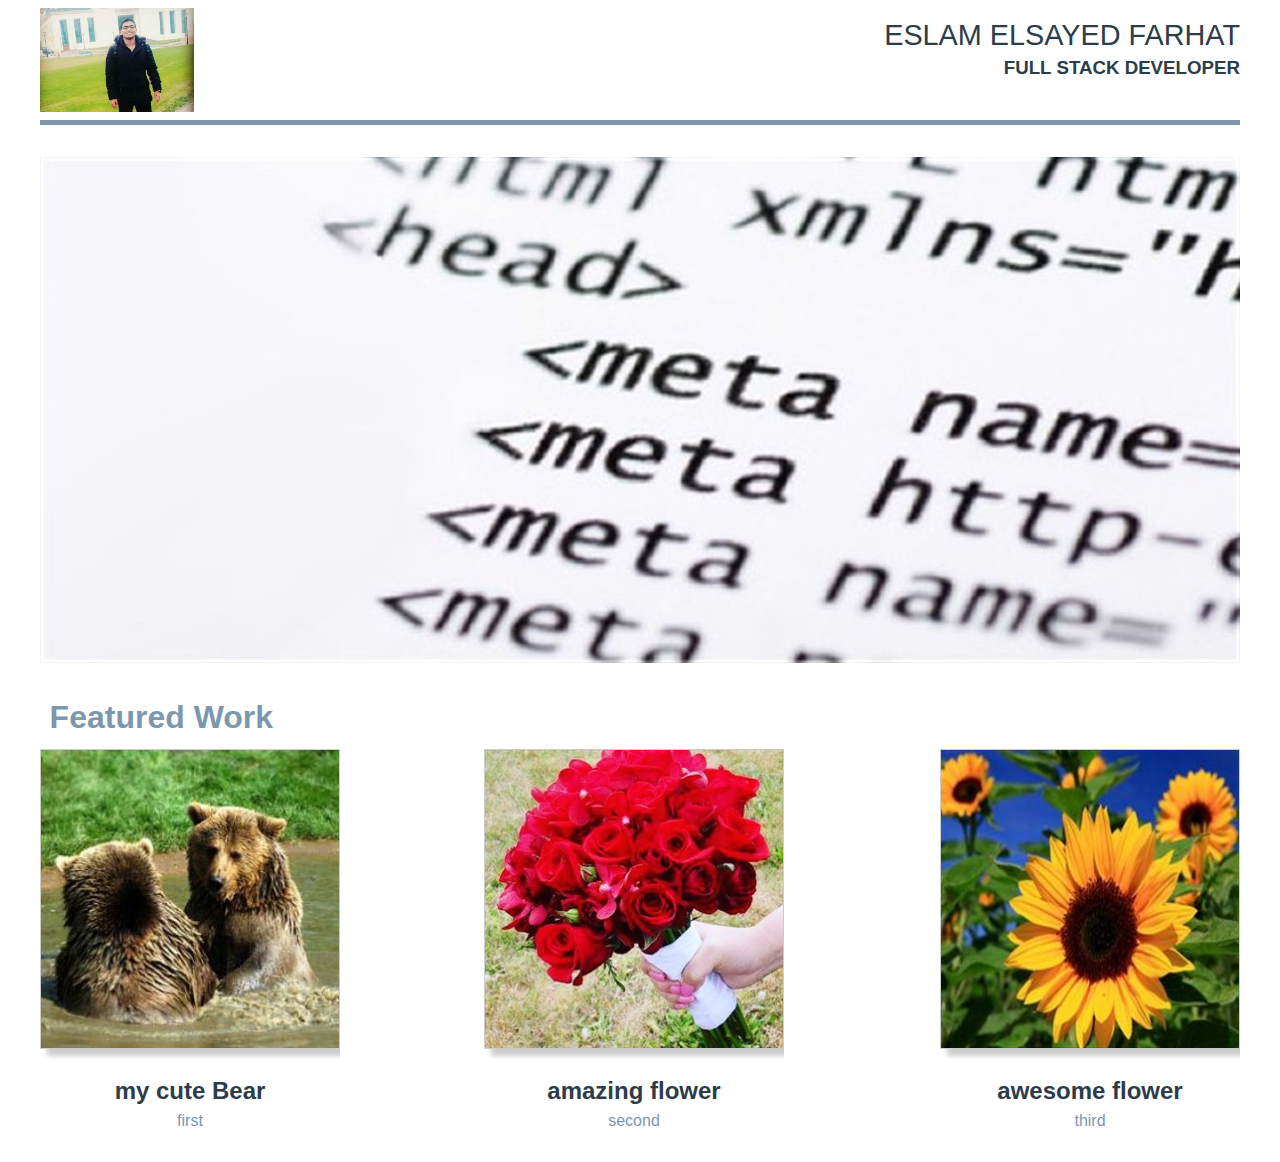
<file: 3/index.html>
<!DOCTYPE html>
<html lang="en">

<head>
    <meta charset="UTF-8">
    <meta name="viewport" content="width=device-width, initial-scale=1.0">
    <link rel="stylesheet" href="css/normalize.css">
    <link rel="stylesheet" href="css/style.css">
    <link rel="icon" href="images/if_hat_9_2875606.png">
    <title>Third Project</title>
</head>

<body>
    <!-- container -->
    <div class="container">
        <!-- begin header -->

        <header class="row head">
            <div class="col-6 logo">
                <img src="images/mine.jpg" alt="Eslam Farhat">
            </div>
            <div class="col-6 info">
                <h1>Eslam Elsayed Farhat</h1>
                <h3>Full Stack Developer</h3>
            </div>
        </header>

        <!-- end header -->

        <hr>

        <!-- begin picture -->

        <section class="row clear">
            <picture class="col-12">
                <source class="col-12" srcset="images/background_640x270.jpg" media="(max-width:480px)">
                <source class="col-12" srcset="images/background_800x338.jpg" media="(max-width:768px)">
                <img class="col-12" src="images/background_640x270_1200x506.jpg" alt="programming">
            </picture>

        </section>

        <!-- end picture-->

        <!-- start featurerd work-->
        <article class="row clear featured">
            <h3 class="col-12">Featured Work</h3>

            <section class="row">
                <div class="col-3 fig">
                    <img src="images/bear.jpg" alt="bear">
                    <p>my cute Bear </p>
                    <a href="https://www.facebook.com/eslamfarhat2" target="_blank">first</a>
                </div>
                <div class="col-3 fig">
                    <img src="images/redflower_300x300.jpg" alt="bear">
                    <p>amazing flower </p>
                    <a href="https://www.facebook.com/eslamfarhat2" target="_blank">second</a>
                </div>
                <div class="col-3 fig">
                    <img src="images/sunflower_300x300.jpg" alt="bear">
                    <p>awesome flower </p>
                    <a href="https://www.facebook.com/eslamfarhat2" target="_blank">third</a>
                </div>
            </section>
        </article>
        <!-- end featurerd work-->
    </div>
</body>

</html>
</file>
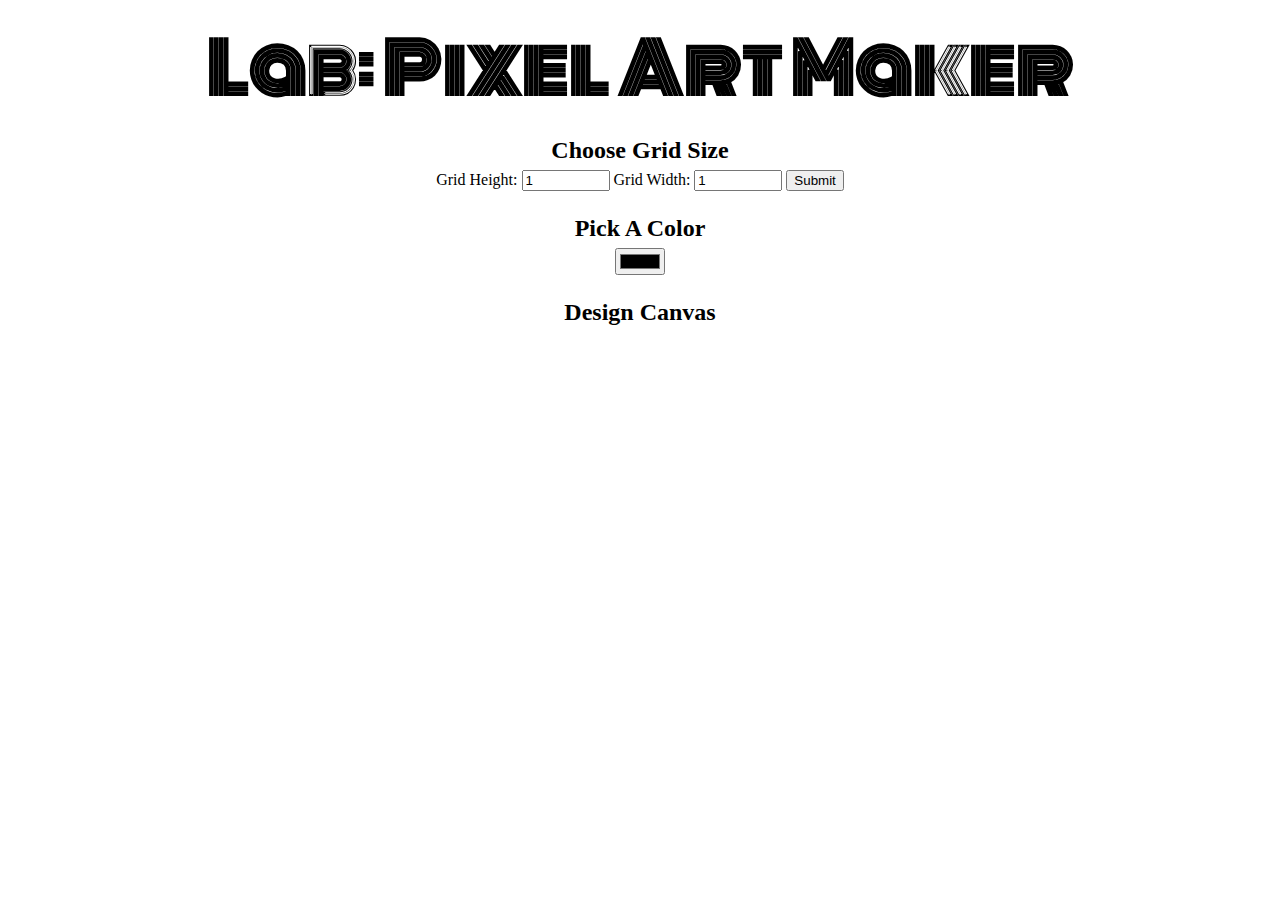
<file: 4/index.html>
<!DOCTYPE html>
<html>

<head>
    <title>Pixel Art Maker!</title>
    <link rel="stylesheet" href="https://fonts.googleapis.com/css?family=Monoton">
    <link rel="stylesheet" href="styles.css">
</head>

<body>
    <h1>Lab: Pixel Art Maker</h1>

    <h2>Choose Grid Size</h2>
    <form id="sizePicker">
       <label for="inputHeight">Grid Height:</label> 
        <input type="number" id="inputHeight" name="height" min="1" value="1"> 
        <label for="inputWeight">Grid Width:</label>
        <input type="number" id="inputWeight" name="width" min="1" value="1">
        <input type="submit">
    </form>

    <h2>Pick A Color</h2>
    <input type="color" id="colorPicker">

    <h2>Design Canvas</h2>
    <table id="pixelCanvas"></table>
    
    <script src="https://ajax.googleapis.com/ajax/libs/jquery/3.3.1/jquery.min.js"></script>
    <script src="designs.js"></script>
</body>

</html>
</file>
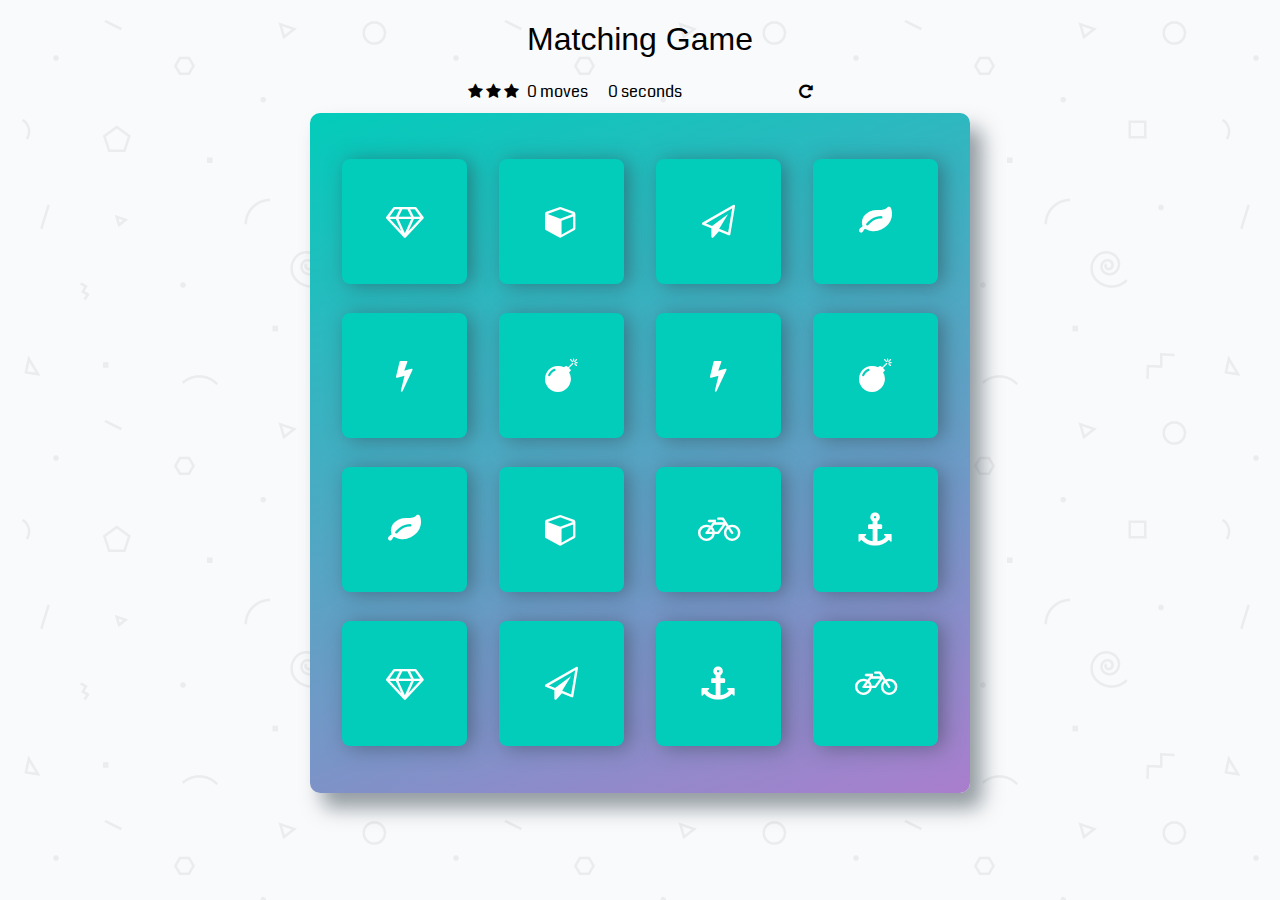
<file: 5/index.html>
<!doctype html>
<html lang="en">
<head>
    <meta charset="utf-8">
    <title>Matching Game</title>
    <meta name="description" content="">
    <link rel="stylesheet prefetch" href="https://maxcdn.bootstrapcdn.com/font-awesome/4.6.1/css/font-awesome.min.css">
    <link rel="stylesheet prefetch" href="https://fonts.googleapis.com/css?family=Coda">
    <link rel="stylesheet" href="css/app.css">
</head>
<body>

    <div class="container">
        <header>
            <h1>Matching Game</h1>
        </header>

        <section class="score-panel">
        	<ul class="stars">
        		<li><i class="fa fa-star"></i></li>
        		<li><i class="fa fa-star"></i></li>
        		<li><i class="fa fa-star"></i></li>
        	</ul>

        	<span class="moves">3 Moves </span>
            <span id="mytimer" ></span>

            <div class="restart">
        		<i class="fa fa-repeat"></i>
        	</div>
        </section>

        <ul class="deck">
            <li class="card">
                <i class="fa fa-diamond"></i>
            </li>
            <li class="card">
                <i class="fa fa-paper-plane-o"></i>
            </li>
            <li class="card match">
                <i class="fa fa-anchor"></i>
            </li>
            <li class="card">
                <i class="fa fa-bolt"></i>
            </li>
            <li class="card">
                <i class="fa fa-cube"></i>
            </li>
            <li class="card match">
                <i class="fa fa-anchor"></i>
            </li>
            <li class="card">
                <i class="fa fa-leaf"></i>
            </li>
            <li class="card">
                <i class="fa fa-bicycle"></i>
            </li>
            <li class="card">
                <i class="fa fa-diamond"></i>
            </li>
            <li class="card">
                <i class="fa fa-bomb"></i>
            </li>
            <li class="card">
                <i class="fa fa-leaf"></i>
            </li>
            <li class="card ">
                <i class="fa fa-bomb"></i>
            </li>
            <li class="card open show">
                <i class="fa fa-bolt"></i>
            </li>
            <li class="card">
                <i class="fa fa-bicycle"></i>
            </li>
            <li class="card">
                <i class="fa fa-paper-plane-o"></i>
            </li>
            <li class="card">
                <i class="fa fa-cube"></i>
            </li>
        </ul>
    </div>

    <script src="js/app.js"></script>
</body>
</html>
</file>
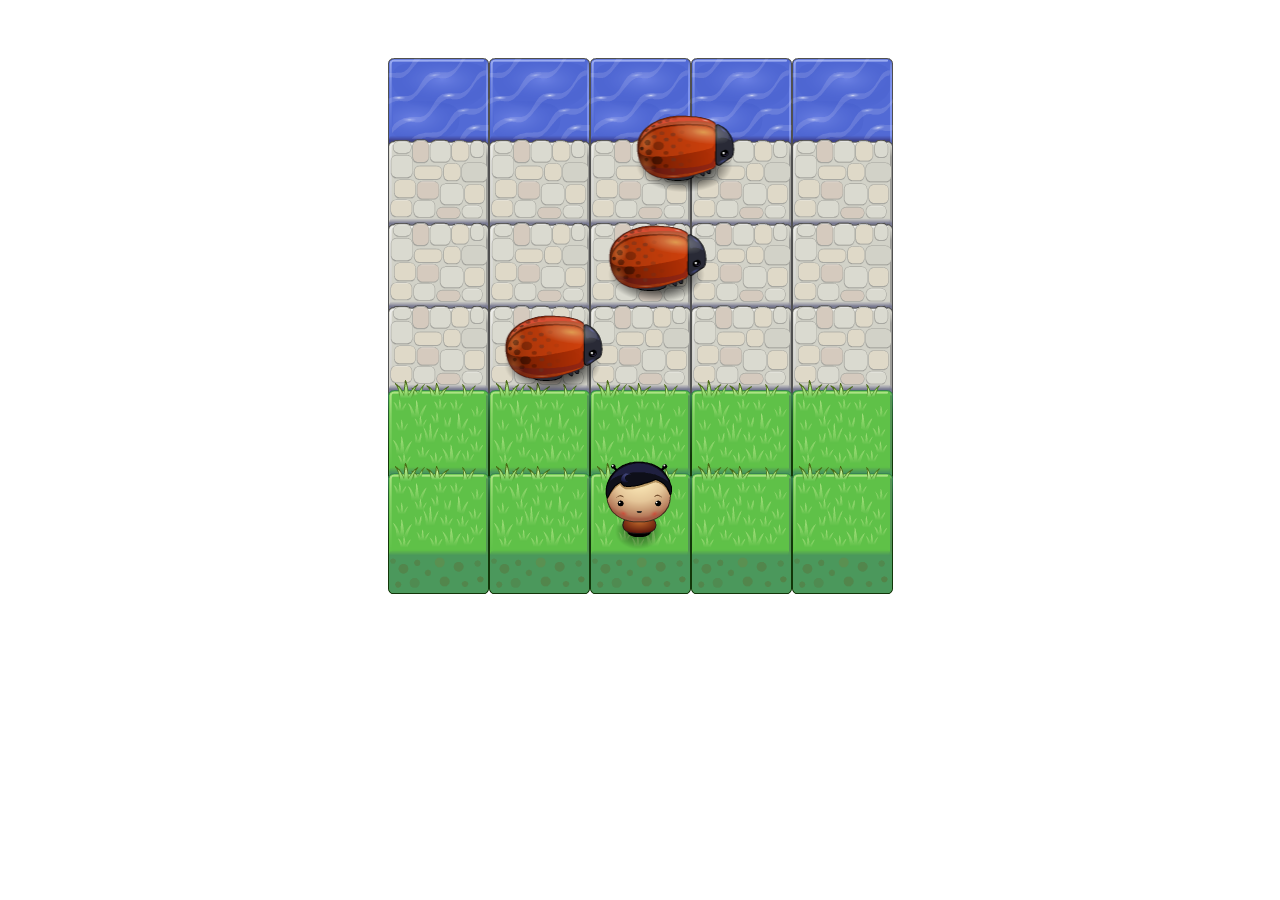
<file: 6/index.html>
<!DOCTYPE html>
<html>
<head>
    <meta charset="UTF-8">
    <title>Effective JavaScript: Frogger</title>
    <link rel="stylesheet" href="css/style.css">
</head>
<body>
    <script src="js/resources.js"></script>
    <script src="js/app.js"></script>
    <script src="js/engine.js"></script>
</body>
</html>
</file>
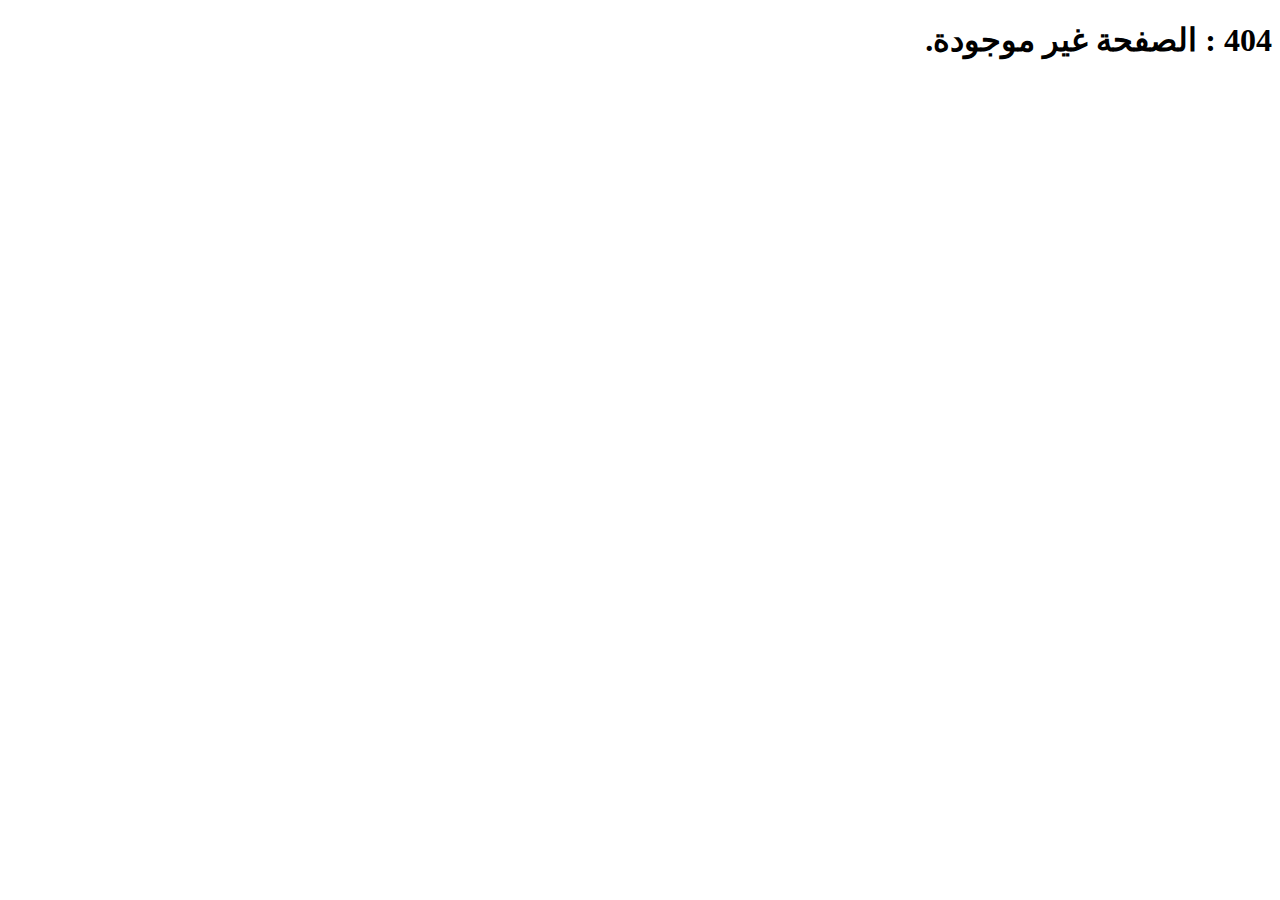
<file: Job projects asp mvc arabic/Job Offers Website/Content/font/index.html>
<!DOCTYPE html>
<html lang="ar">
<head>
	<meta charset="utf-8">
	<meta http-equiv="X-UA-Compatible" content="IE=edge">
	<meta name="viewport" content="width=device-width, initial-scale=1">
	<title>الصفحة غير موجودة</title>
</head>
<body dir="rtl">

<h1>404 : الصفحة غير موجودة.</h1>

</body>
</html>
</file>
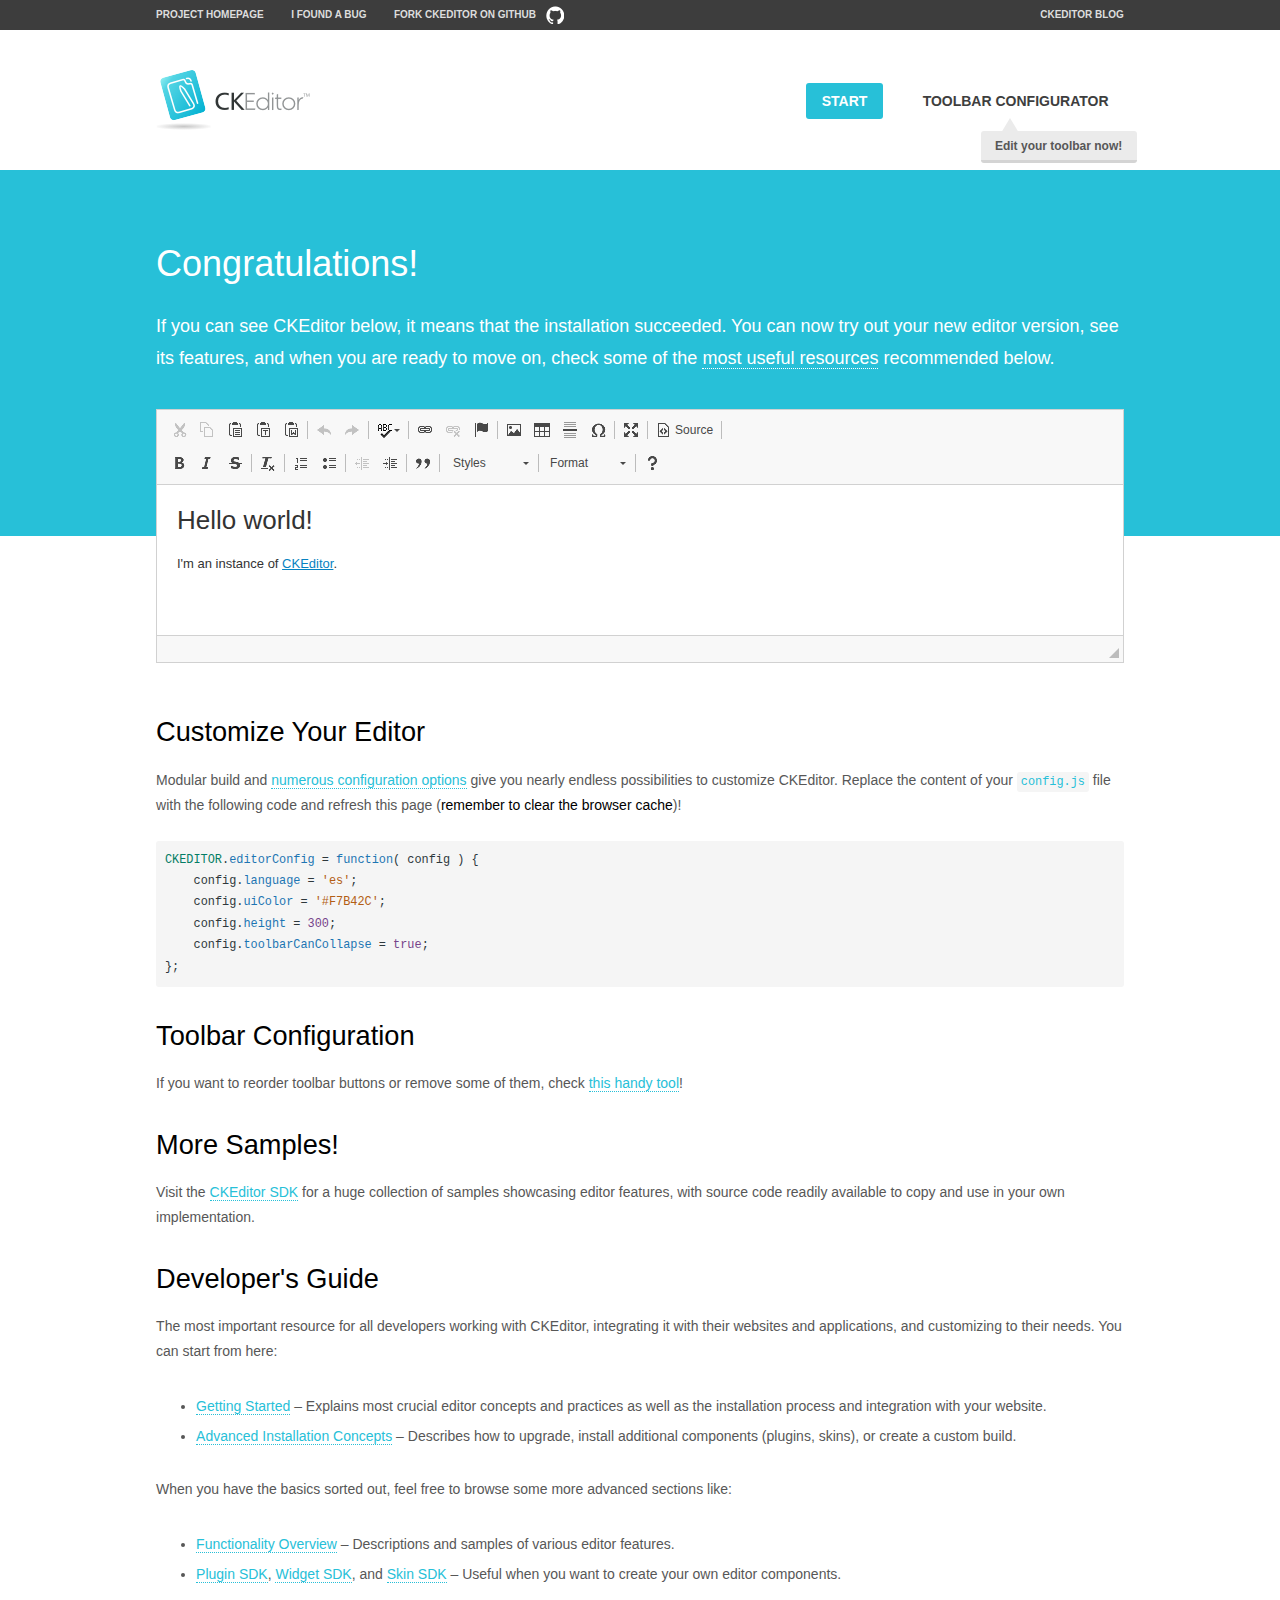
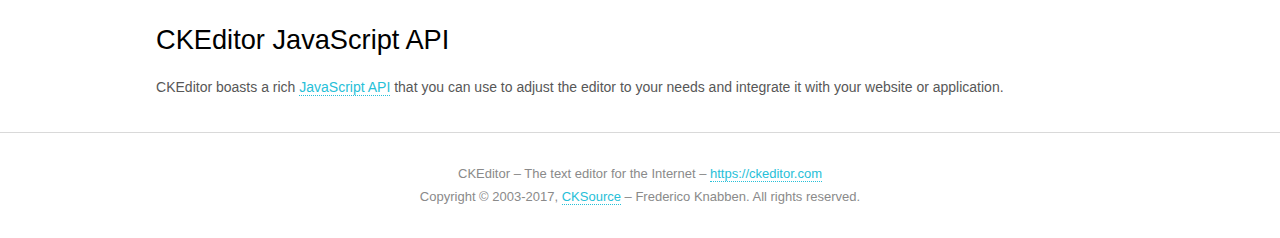
<file: Job projects asp mvc arabic/Job Offers Website/Scripts/ckeditor/samples/index.html>
<!DOCTYPE html>
<!--
Copyright (c) 2003-2017, CKSource - Frederico Knabben. All rights reserved.
For licensing, see LICENSE.md or https://ckeditor.com/legal/ckeditor-oss-license
-->
<html>
<head>
	<meta charset="utf-8">
	<title>CKEditor Sample</title>
	<script src="../ckeditor.js"></script>
	<script src="js/sample.js"></script>
	<link rel="stylesheet" href="css/samples.css">
	<link rel="stylesheet" href="toolbarconfigurator/lib/codemirror/neo.css">
</head>
<body id="main">

<nav class="navigation-a">
	<div class="grid-container">
		<ul class="navigation-a-left grid-width-70">
			<li><a href="https://ckeditor.com/ckeditor-4/">Project Homepage</a></li>
			<li><a href="https://github.com/ckeditor/ckeditor-dev/issues">I found a bug</a></li>
			<li><a href="http://github.com/ckeditor/ckeditor-dev" class="icon-pos-right icon-navigation-a-github">Fork CKEditor on GitHub</a></li>
		</ul>
		<ul class="navigation-a-right grid-width-30">
			<li><a href="https://ckeditor.com/blog/">CKEditor Blog</a></li>
		</ul>
	</div>
</nav>

<header class="header-a">
	<div class="grid-container">
		<h1 class="header-a-logo grid-width-30">
			<a href="index.html"><img src="img/logo.png" alt="CKEditor Sample"></a>
		</h1>

		<nav class="navigation-b grid-width-70">
			<ul>
				<li><a href="index.html" class="button-a button-a-background">Start</a></li>
				<li><a href="toolbarconfigurator/index.html" class="button-a">Toolbar configurator <span class="balloon-a balloon-a-nw">Edit your toolbar now!</span></a></li>
			</ul>
		</nav>
	</div>
</header>

<main>
	<div class="adjoined-top">
		<div class="grid-container">
			<div class="content grid-width-100">
				<h1>Congratulations!</h1>
				<p>
					If you can see CKEditor below, it means that the installation succeeded.
					You can now try out your new editor version, see its features, and when you are ready to move on, check some of the <a href="#sample-customize">most useful resources</a> recommended below.
				</p>
			</div>
		</div>
	</div>
	<div class="adjoined-bottom">
		<div class="grid-container">
			<div class="grid-width-100">
				<div id="editor">
					<h1>Hello world!</h1>
					<p>I'm an instance of <a href="https://ckeditor.com">CKEditor</a>.</p>
				</div>
			</div>
		</div>
	</div>

	<div class="grid-container">
		<div class="content grid-width-100">
			<section id="sample-customize">
				<h2>Customize Your Editor</h2>
				<p>Modular build and <a href="https://docs.ckeditor.com/ckeditor4/docs/#!/guide/dev_configuration">numerous configuration options</a> give you nearly endless possibilities to customize CKEditor. Replace the content of your <code><a href="../config.js">config.js</a></code> file with the following code and refresh this page (<strong>remember to clear the browser cache</strong>)!</p>
		<pre class="cm-s-neo CodeMirror"><code><span style="padding-right: 0.1px;"><span class="cm-variable">CKEDITOR</span>.<span class="cm-property">editorConfig</span> <span class="cm-operator">=</span> <span class="cm-keyword">function</span>( <span class="cm-def">config</span> ) {</span>
<span style="padding-right: 0.1px;"><span class="cm-tab">	</span><span class="cm-variable-2">config</span>.<span class="cm-property">language</span> <span class="cm-operator">=</span> <span class="cm-string">'es'</span>;</span>
<span style="padding-right: 0.1px;"><span class="cm-tab">	</span><span class="cm-variable-2">config</span>.<span class="cm-property">uiColor</span> <span class="cm-operator">=</span> <span class="cm-string">'#F7B42C'</span>;</span>
<span style="padding-right: 0.1px;"><span class="cm-tab">	</span><span class="cm-variable-2">config</span>.<span class="cm-property">height</span> <span class="cm-operator">=</span> <span class="cm-number">300</span>;</span>
<span style="padding-right: 0.1px;"><span class="cm-tab">	</span><span class="cm-variable-2">config</span>.<span class="cm-property">toolbarCanCollapse</span> <span class="cm-operator">=</span> <span class="cm-atom">true</span>;</span>
<span style="padding-right: 0.1px;">};</span></code></pre>
			</section>

			<section>
				<h2>Toolbar Configuration</h2>
				<p>If you want to reorder toolbar buttons or remove some of them, check <a href="toolbarconfigurator/index.html">this handy tool</a>!</p>
			</section>

			<section>
				<h2>More Samples!</h2>
				<p>Visit the <a href="https://sdk.ckeditor.com">CKEditor SDK</a> for a huge collection of samples showcasing editor features, with source code readily available to copy and use in your own implementation.</p>
			</section>

			<section>
				<h2>Developer's Guide</h2>
				<p>The most important resource for all developers working with CKEditor, integrating it with their websites and applications, and customizing to their needs. You can start from here:</p>
				<ul>
					<li><a href="https://docs.ckeditor.com/ckeditor4/docs/#!/guide/dev_installation">Getting Started</a> &ndash; Explains most crucial editor concepts and practices as well as the installation process and integration with your website.</li>
					<li><a href="https://docs.ckeditor.com/ckeditor4/docs/#!/guide/dev_advanced_installation">Advanced Installation Concepts</a> &ndash; Describes how to upgrade, install additional components (plugins, skins), or create a custom build.</li>
				</ul>
					<p>When you have the basics sorted out, feel free to browse some more advanced sections like:</p>
				<ul>
					<li><a href="https://docs.ckeditor.com/ckeditor4/docs/#!/guide/dev_features">Functionality Overview</a> &ndash; Descriptions and samples of various editor features.</li>
					<li><a href="https://docs.ckeditor.com/ckeditor4/docs/#!/guide/plugin_sdk_intro">Plugin SDK</a>, <a href="https://docs.ckeditor.com/ckeditor4/docs/#!/guide/widget_sdk_intro">Widget SDK</a>, and <a href="https://docs.ckeditor.com/ckeditor4/docs/#!/guide/skin_sdk_intro">Skin SDK</a> &ndash; Useful when you want to create your own editor components.</li>
				</ul>
			</section>

			<section>
				<h2>CKEditor JavaScript API</h2>
				<p>CKEditor boasts a rich <a href="https://docs.ckeditor.com/ckeditor4/docs/#!/api">JavaScript API</a> that you can use to adjust the editor to your needs and integrate it with your website or application.</p>
			</section>
		</div>
	</div>
</main>

<footer class="footer-a grid-container">
	<div class="grid-container">
		<p class="grid-width-100">
			CKEditor &ndash; The text editor for the Internet &ndash; <a class="samples" href="https://ckeditor.com/">https://ckeditor.com</a>
		</p>
		<p class="grid-width-100" id="copy">
			Copyright &copy; 2003-2017, <a class="samples" href="https://cksource.com/">CKSource</a> &ndash; Frederico Knabben. All rights reserved.
		</p>
	</div>
</footer>
<script>
	initSample();
</script>

</body>
</html>
</file>
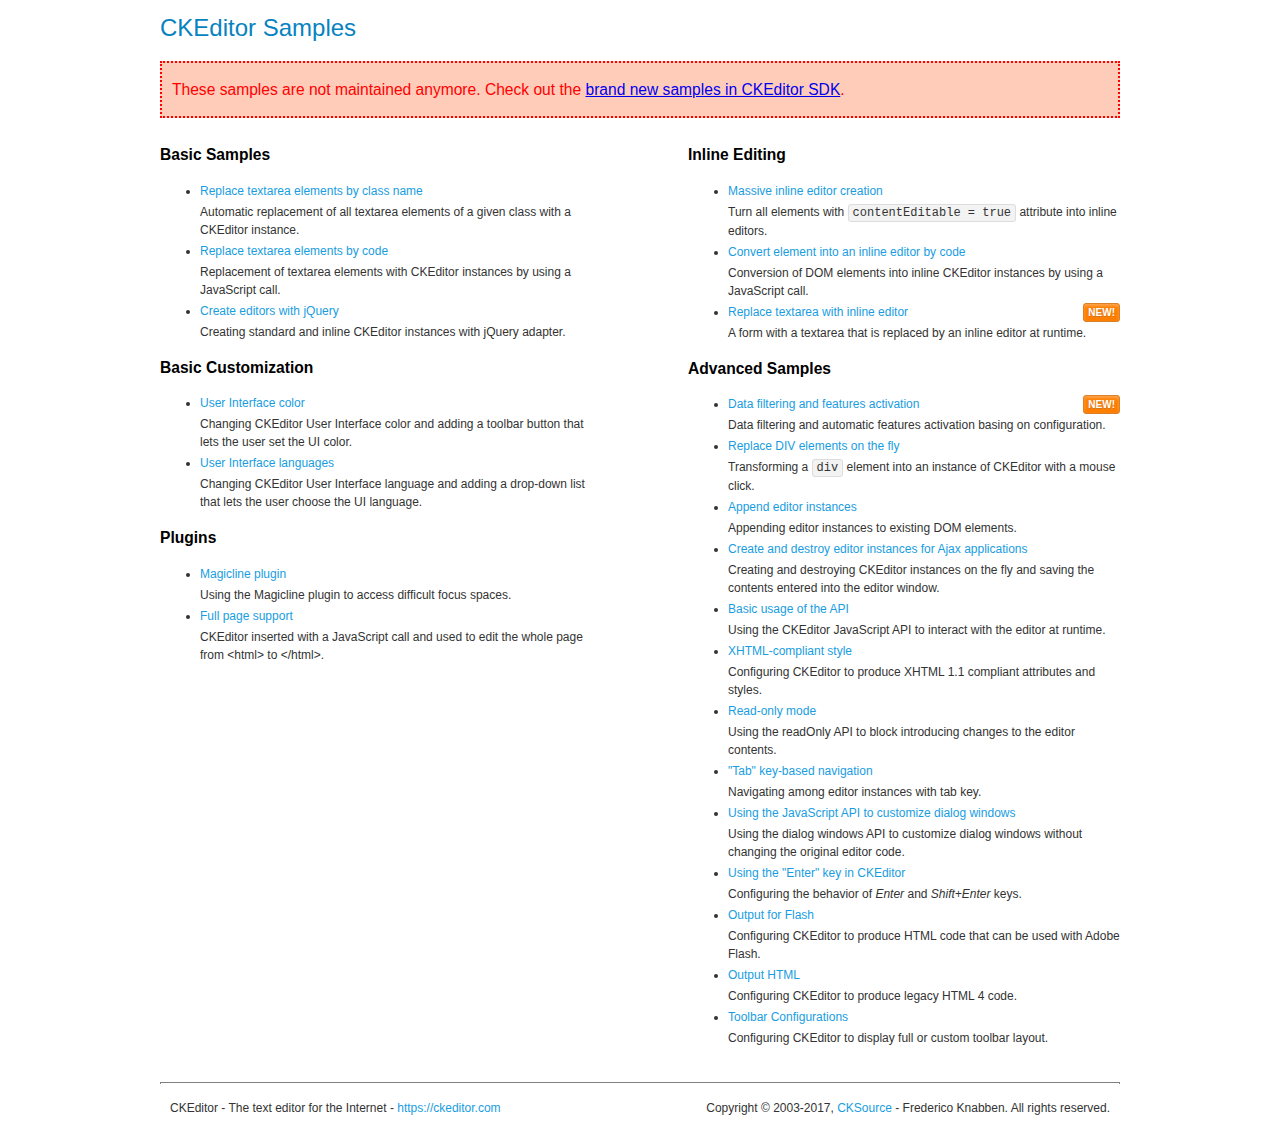
<file: Job projects asp mvc arabic/Job Offers Website/Scripts/ckeditor/samples/old/index.html>
<!DOCTYPE html>
<!--
Copyright (c) 2003-2017, CKSource - Frederico Knabben. All rights reserved.
For licensing, see LICENSE.md or https://ckeditor.com/legal/ckeditor-oss-license
-->
<html>
<head>
	<meta charset="utf-8">
	<title>CKEditor Samples</title>
	<link rel="stylesheet" href="sample.css">
</head>
<body>
	<h1 class="samples">
		CKEditor Samples
	</h1>
	<div class="warning deprecated">
		These samples are not maintained anymore. Check out the <a href="https://sdk.ckeditor.com/">brand new samples in CKEditor SDK</a>.
	</div>
	<div class="twoColumns">
		<div class="twoColumnsLeft">
			<h2 class="samples">
				Basic Samples
			</h2>
			<dl class="samples">
				<dt><a class="samples" href="replacebyclass.html">Replace textarea elements by class name</a></dt>
				<dd>Automatic replacement of all textarea elements of a given class with a CKEditor instance.</dd>

				<dt><a class="samples" href="replacebycode.html">Replace textarea elements by code</a></dt>
				<dd>Replacement of textarea elements with CKEditor instances by using a JavaScript call.</dd>

				<dt><a class="samples" href="jquery.html">Create editors with jQuery</a></dt>
				<dd>Creating standard and inline CKEditor instances with jQuery adapter.</dd>
			</dl>

			<h2 class="samples">
				Basic Customization
			</h2>
			<dl class="samples">
				<dt><a class="samples" href="uicolor.html">User Interface color</a></dt>
				<dd>Changing CKEditor User Interface color and adding a toolbar button that lets the user set the UI color.</dd>

				<dt><a class="samples" href="uilanguages.html">User Interface languages</a></dt>
				<dd>Changing CKEditor User Interface language and adding a drop-down list that lets the user choose the UI language.</dd>
			</dl>


			<h2 class="samples">Plugins</h2>
<dl class="samples">
<dt><a class="samples" href="magicline/magicline.html">Magicline plugin</a></dt>
<dd>Using the Magicline plugin to access difficult focus spaces.</dd>

<dt><a class="samples" href="wysiwygarea/fullpage.html">Full page support</a></dt>
<dd>CKEditor inserted with a JavaScript call and used to edit the whole page from &lt;html&gt; to &lt;/html&gt;.</dd>
</dl>
		</div>
		<div class="twoColumnsRight">
			<h2 class="samples">
				Inline Editing
			</h2>
			<dl class="samples">
				<dt><a class="samples" href="inlineall.html">Massive inline editor creation</a></dt>
				<dd>Turn all elements with <code>contentEditable = true</code> attribute into inline editors.</dd>

				<dt><a class="samples" href="inlinebycode.html">Convert element into an inline editor by code</a></dt>
				<dd>Conversion of DOM elements into inline CKEditor instances by using a JavaScript call.</dd>

				<dt><a class="samples" href="inlinetextarea.html">Replace textarea with inline editor</a> <span class="new">New!</span></dt>
				<dd>A form with a textarea that is replaced by an inline editor at runtime.</dd>

				
			</dl>

			<h2 class="samples">
				Advanced Samples
			</h2>
			<dl class="samples">
				<dt><a class="samples" href="datafiltering.html">Data filtering and features activation</a> <span class="new">New!</span></dt>
				<dd>Data filtering and automatic features activation basing on configuration.</dd>

				<dt><a class="samples" href="divreplace.html">Replace DIV elements on the fly</a></dt>
				<dd>Transforming a <code>div</code> element into an instance of CKEditor with a mouse click.</dd>

				<dt><a class="samples" href="appendto.html">Append editor instances</a></dt>
				<dd>Appending editor instances to existing DOM elements.</dd>

				<dt><a class="samples" href="ajax.html">Create and destroy editor instances for Ajax applications</a></dt>
				<dd>Creating and destroying CKEditor instances on the fly and saving the contents entered into the editor window.</dd>

				<dt><a class="samples" href="api.html">Basic usage of the API</a></dt>
				<dd>Using the CKEditor JavaScript API to interact with the editor at runtime.</dd>

				<dt><a class="samples" href="xhtmlstyle.html">XHTML-compliant style</a></dt>
				<dd>Configuring CKEditor to produce XHTML 1.1 compliant attributes and styles.</dd>

				<dt><a class="samples" href="readonly.html">Read-only mode</a></dt>
				<dd>Using the readOnly API to block introducing changes to the editor contents.</dd>

				<dt><a class="samples" href="tabindex.html">"Tab" key-based navigation</a></dt>
				<dd>Navigating among editor instances with tab key.</dd>


				
<dt><a class="samples" href="dialog/dialog.html">Using the JavaScript API to customize dialog windows</a></dt>
<dd>Using the dialog windows API to customize dialog windows without changing the original editor code.</dd>

<dt><a class="samples" href="enterkey/enterkey.html">Using the &quot;Enter&quot; key in CKEditor</a></dt>
<dd>Configuring the behavior of <em>Enter</em> and <em>Shift+Enter</em> keys.</dd>

<dt><a class="samples" href="htmlwriter/outputforflash.html">Output for Flash</a></dt>
<dd>Configuring CKEditor to produce HTML code that can be used with Adobe Flash.</dd>

<dt><a class="samples" href="htmlwriter/outputhtml.html">Output HTML</a></dt>
<dd>Configuring CKEditor to produce legacy HTML 4 code.</dd>

<dt><a class="samples" href="toolbar/toolbar.html">Toolbar Configurations</a></dt>
<dd>Configuring CKEditor to display full or custom toolbar layout.</dd>

			</dl>
		</div>
	</div>
	<div id="footer">
		<hr>
		<p>
			CKEditor - The text editor for the Internet - <a class="samples" href="https://ckeditor.com/">https://ckeditor.com</a>
		</p>
		<p id="copy">
			Copyright &copy; 2003-2017, <a class="samples" href="https://cksource.com/">CKSource</a> - Frederico Knabben. All rights reserved.
		</p>
	</div>
</body>
</html>
</file>
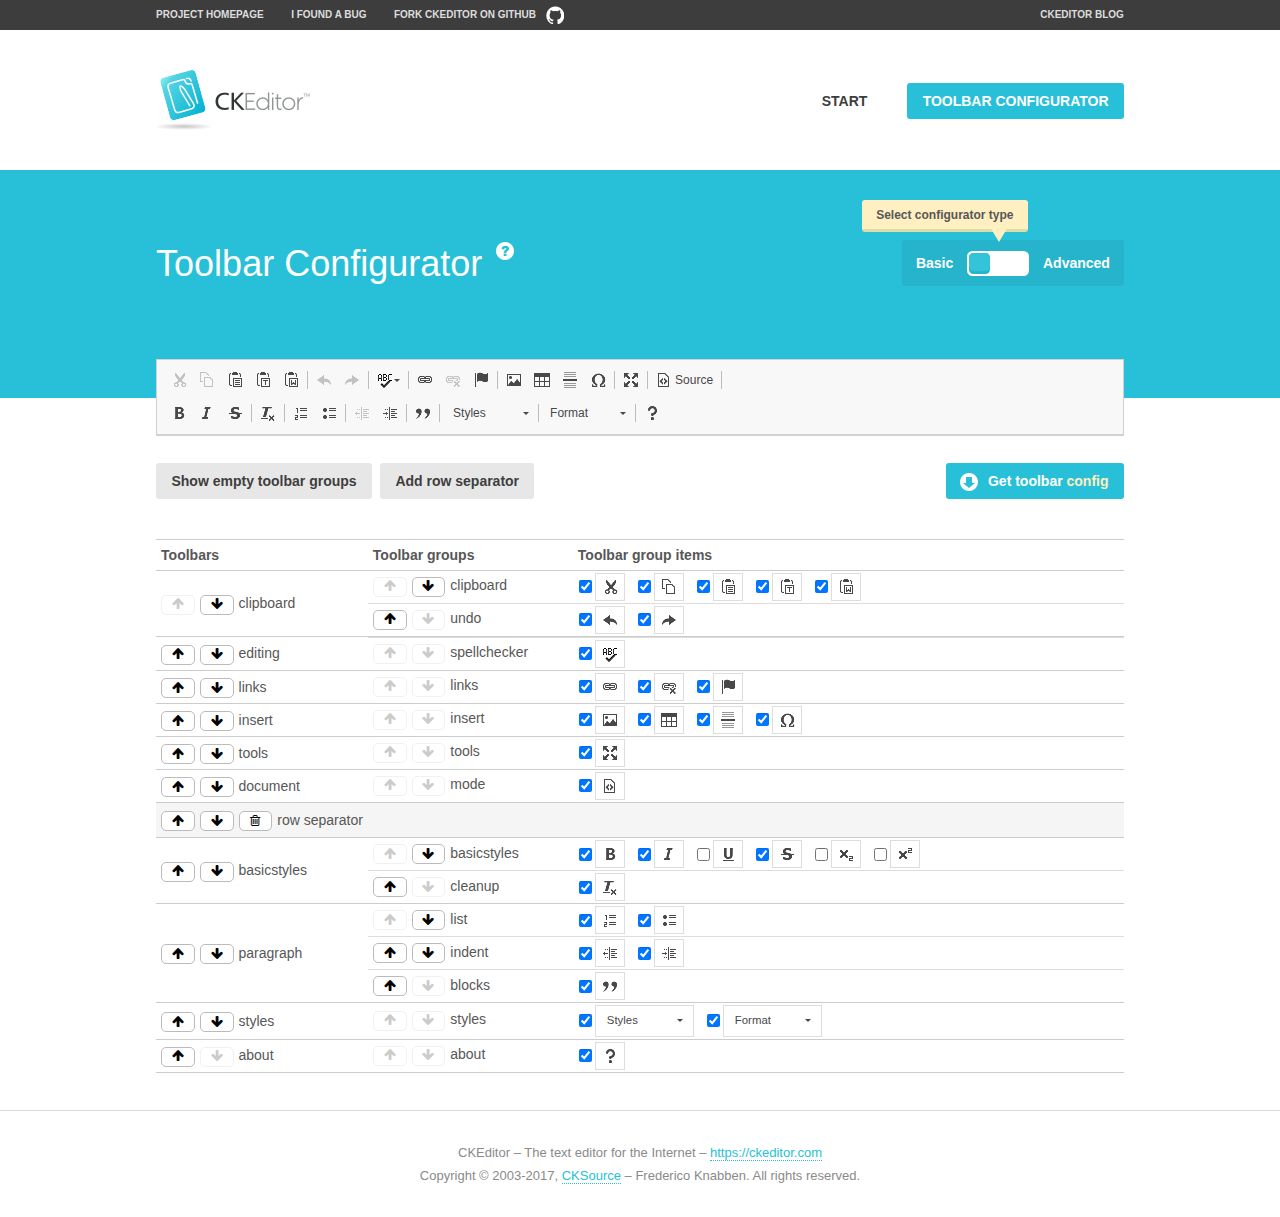
<file: Job projects asp mvc arabic/Job Offers Website/Scripts/ckeditor/samples/toolbarconfigurator/index.html>
<!DOCTYPE html>
<!--
Copyright (c) 2003-2017, CKSource - Frederico Knabben. All rights reserved.
For licensing, see LICENSE.md or https://ckeditor.com/legal/ckeditor-oss-license
-->
<!--[if IE 8]><html class="ie8"><![endif]-->
<!--[if gt IE 8]><html><![endif]-->
<!--[if !IE]><!--><html><!--<![endif]-->
<head>
	<meta charset="utf-8">
	<title>Toolbar Configurator</title>
	<script src="../../ckeditor.js"></script>
	<script>
		if ( CKEDITOR.env.ie && CKEDITOR.env.version < 9 )
			CKEDITOR.tools.enableHtml5Elements( document );
	</script>
	<link rel="stylesheet" href="lib/codemirror/codemirror.css">
	<link rel="stylesheet" href="lib/codemirror/show-hint.css">
	<link rel="stylesheet" href="lib/codemirror/neo.css">
	<link rel="stylesheet" href="css/fontello.css">
	<link rel="stylesheet" href="../css/samples.css">
</head>
<body id="toolbar">

<nav class="navigation-a">
	<div class="grid-container">
		<ul class="navigation-a-left grid-width-70">
			<li><a href="https://ckeditor.com/ckeditor-4/">Project Homepage</a></li>
			<li><a href="https://github.com/ckeditor/ckeditor-dev/issues">I found a bug</a></li>
			<li><a href="http://github.com/ckeditor/ckeditor-dev" class="icon-pos-right icon-navigation-a-github">Fork CKEditor on GitHub</a></li>
		</ul>
		<ul class="navigation-a-right grid-width-30">
			<li><a href="https://ckeditor.com/blog/">CKEditor Blog</a></li>
		</ul>
	</div>
</nav>

<header class="header-a">
	<div class="grid-container">
		<h1 class="header-a-logo grid-width-30">
			<a href="../index.html"><img src="../img/logo.png" alt="CKEditor Logo"></a>
		</h1>
		<nav class="navigation-b grid-width-70">
			<ul>
				<li><a href="../index.html"  class="button-a">Start</a></li>
				<li><a href="index.html"  class="button-a button-a-background">Toolbar configurator</a></li>
			</ul>
		</nav>
	</div>
</header>

<main>
	<div class="adjoined-top">
		<div class="grid-container">
			<div class="content grid-width-100">
				<div class="grid-container-nested">
					<h1 class="grid-width-60">
						Toolbar Configurator
						<a href="#help-content" type="button" title="Configurator help" id="help" class="button-a button-a-background button-a-no-text icon-pos-left icon-question-mark">Help</a>
					</h1>

					<div class="grid-width-40 grid-switch-magic">
						<div class="switch">
							<span class="balloon-a balloon-a-se">Select configurator type</span>
							<input type="radio" name="radio" data-num="1" id="radio-basic" />
							<input type="radio" name="radio" data-num="2" id="radio-advanced" />
							<label data-for="1" for="radio-basic">Basic</label>
							<span class="switch-inner">
								<span class="handler"></span>
							</span>
							<label data-for="2" for="radio-advanced">Advanced</label>
						</div>
					</div>
				</div>
			</div>
		</div>
	</div>
	<div class="adjoined-bottom">
		<div class="grid-container">
			<div class="grid-width-100">
				<div class="editors-container">
					<div id="editor-basic"></div>
					<div id="editor-advanced"></div>
				</div>
			</div>
		</div>
	</div>

	<div class="grid-container configurator">
		<div class="content grid-width-100">
			<div class="configurator">
				<div>
					<div id="toolbarModifierWrapper"></div>
				</div>
			</div>
		</div>
	</div>

	<div id="help-content">
		<div class="grid-container">
			<div class="grid-width-100">
				<h2>What Am I Doing Here?</h2>

				<div class="grid-container grid-container-nested">
					<div class="basic">
						<div class="grid-width-50">
							<p>Arrange <a href="https://docs.ckeditor.com/ckeditor4/docs/#!/api/CKEDITOR.config-cfg-toolbarGroups">toolbar groups</a>, toggle <a href="https://docs.ckeditor.com/ckeditor4/docs/#!/api/CKEDITOR.config-cfg-removeButtons">button visibility</a> according to your needs and get your toolbar configuration.</p>
							<p>You can replace the content of the <a href="../../config.js"><code>config.js</code></a> file with the generated configuration. If you already set some configuration options you will need to merge both configurations.</p>
						</div>
						<div class="grid-width-50">
							<p>Read more about different ways of <a href="https://docs.ckeditor.com/ckeditor4/docs/#!/guide/dev_configuration">setting configuration</a> and do not forget about <strong>clearing browser cache</strong>.</p>
							<p>Arranging toolbar groups is the recommended way of configuring the toolbar, but if you need more freedom you can use the <a href="#advanced">advanced configurator</a>.</p>
						</div>
					</div>
					<div class="advanced" style="display: none;">
						<div class="grid-width-50">
							<p>With this code editor you can edit your <a href="https://docs.ckeditor.com/ckeditor4/docs/#!/api/CKEDITOR.config-cfg-toolbar">toolbar configuration</a> live.</p>
							<p>You can replace the content of the <a href="../../config.js"><code>config.js</code></a> file with the generated configuration. If you already set some configuration options you will need to merge both configurations.</p>
						</div>
						<div class="grid-width-50">
							<p>Read more about different ways of <a href="https://docs.ckeditor.com/ckeditor4/docs/#!/guide/dev_configuration">setting configuration</a> and do not forget about <strong>clearing browser cache</strong>.</p>
						</div>
					</div>
				</div>

				<p class="grid-container grid-container-nested">
					<button type="button" class="help-content-close grid-width-100 button-a button-a-background">Got it. Let's play!</button>
				</p>
			</div>
		</div>
	</div>
</main>

<footer class="footer-a grid-container">
	<p class="grid-width-100">
		CKEditor &ndash; The text editor for the Internet &ndash; <a class="samples" href="https://ckeditor.com/">https://ckeditor.com</a>
	</p>
	<p class="grid-width-100" id="copy">
		Copyright &copy; 2003-2017, <a class="samples" href="https://cksource.com/">CKSource</a> &ndash; Frederico Knabben. All rights reserved.
	</p>
</footer>

<script src="lib/codemirror/codemirror.js"></script>
<script src="lib/codemirror/javascript.js"></script>
<script src="lib/codemirror/show-hint.js"></script>

<script src="js/fulltoolbareditor.js"></script>
<script src="js/abstracttoolbarmodifier.js"></script>
<script src="js/toolbarmodifier.js"></script>
<script src="js/toolbartextmodifier.js"></script>
<script src="../js/sf.js"></script>

<script>
	( function() {
		'use strict';

		var mode = ( window.location.hash.substr( 1 ) === 'advanced' ) ? 'advanced' : 'basic',
			configuratorSection = CKEDITOR.document.findOne( 'main > .grid-container.configurator' ),
			basicInstruction = CKEDITOR.document.findOne( '#help-content .basic' ),
			advancedInstruction = CKEDITOR.document.findOne( '#help-content .advanced' ),

			// Configurator mode switcher.
			modeSwitchBasic = CKEDITOR.document.getById( 'radio-basic' ),
			modeSwitchAdvanced = CKEDITOR.document.getById( 'radio-advanced' );

		// Initial setup
		function updateSwitcher() {
			if ( mode === 'advanced' ) {
				modeSwitchAdvanced.$.checked = true;
			} else {
				modeSwitchBasic.$.checked = true;
			}
		}

		updateSwitcher();

		CKEDITOR.document.getWindow().on( 'hashchange', function( e ) {
			var hash = window.location.hash.substr( 1 );
			if ( !( hash === 'advanced' || hash === 'basic' ) ) {
				return;
			}
			mode = hash;
			onToolbarsDone( mode );
		} );

		CKEDITOR.document.getWindow().on( 'resize', function() {
			updateToolbar( ( mode === 'basic' ? toolbarModifier : toolbarTextModifier )[ 'editorInstance' ] );
		} );

		function onRefresh( modifier ) {
			modifier = modifier || this;

			if ( mode === 'basic' && modifier instanceof ToolbarConfigurator.ToolbarTextModifier ) {
				return;
			}

			// CodeMirror container becomes visible, so we need to refresh and to avoid rendering problems.
			if ( mode === 'advanced' && modifier instanceof ToolbarConfigurator.ToolbarTextModifier ) {
				modifier.codeContainer.refresh();
			}

			updateToolbar( modifier.editorInstance );
		}

		function updateToolbar( editor ) {
			var editorContainer = editor.container;

			// Not always editor is loaded.
			if ( !editorContainer ) {
				return;
			}

			var displayStyle = editorContainer.getStyle( 'display' );

			editorContainer.setStyle( 'display', 'block' );

			var newHeight = editorContainer.getSize( 'height' );

			var newMarginTop = parseInt( editorContainer.getComputedStyle( 'margin-top' ), 10 );
			newMarginTop = ( isNaN( newMarginTop ) ? 0 : Number( newMarginTop ) );

			var newMarginBottom = parseInt( editorContainer.getComputedStyle( 'margin-bottom' ), 10 );
			newMarginBottom = ( isNaN( newMarginBottom ) ? 0 : Number( newMarginBottom ) );

			var result = newHeight + newMarginTop + newMarginBottom;

			editorContainer.setStyle( 'display', displayStyle );

			editor.container.getAscendant( 'div' ).setStyle( 'height', result + 'px' );
		}

		var toolbarModifier = new ToolbarConfigurator.ToolbarModifier( 'editor-basic' );

		var done = 0;
		toolbarModifier.init( onToolbarInit );
		toolbarModifier.onRefresh = onRefresh;

		CKEDITOR.document.getById( 'toolbarModifierWrapper' ).append( toolbarModifier.mainContainer );

		var toolbarTextModifier = new ToolbarConfigurator.ToolbarTextModifier( 'editor-advanced' );
		toolbarTextModifier.init( onToolbarInit );
		toolbarTextModifier.onRefresh = onRefresh;

		function onToolbarInit() {
			if ( ++done === 2 ) {
				onToolbarsDone();

				positionSticky.watch( CKEDITOR.document.findOne( '.toolbar' ), function() {
					return mode === 'advanced';
				} );
			}
		}

		function onToolbarsDone() {
			if ( mode === 'basic' ) {
				toggleModeBasic( false );
			} else {
				toggleModeAdvanced( false );
			}

			updateSwitcher();

			setTimeout( function() {
				CKEDITOR.document.findOne( '.editors-container' ).addClass( 'active' );
				CKEDITOR.document.findOne( '#toolbarModifierWrapper' ).addClass( 'active' );
			}, 200 );
		}

		CKEDITOR.document.getById( 'toolbarModifierWrapper' ).append( toolbarTextModifier.mainContainer );

		function toogleModeSwitch( onElement, offElement, onModifier, offModifier ) {
			onElement.addClass( 'fancy-button-active' );
			offElement.removeClass( 'fancy-button-active' );

			onModifier.showUI();
			offModifier.hideUI();
		}

		function toggleModeBasic( callOnRefresh ) {
			callOnRefresh = ( callOnRefresh !== false );
			mode = 'basic';
			window.location.hash = '#basic';
			toogleModeSwitch( modeSwitchBasic, modeSwitchAdvanced, toolbarModifier, toolbarTextModifier );

			configuratorSection.removeClass( 'freed-width' );
			basicInstruction.show();
			advancedInstruction.hide();

			callOnRefresh && onRefresh( toolbarModifier );
		}

		function toggleModeAdvanced( callOnRefresh ) {
			callOnRefresh = ( callOnRefresh !== false );
			mode = 'advanced';
			window.location.hash = '#advanced';
			toogleModeSwitch( modeSwitchAdvanced, modeSwitchBasic, toolbarTextModifier, toolbarModifier );

			configuratorSection.addClass( 'freed-width' );
			advancedInstruction.show();
			basicInstruction.hide();

			callOnRefresh && onRefresh( toolbarTextModifier );
		}

		modeSwitchBasic.on( 'click', toggleModeBasic );
		modeSwitchAdvanced.on( 'click', toggleModeAdvanced );

		//
		// Position:sticky for the toolbar.
		//

		// Will make elements behave like they were styled with position:sticky.
		var positionSticky = {
			// Store object: {
			// 		element: CKEDITOR.dom.element, // Element which will float.
			// 		placeholder: CKEDITOR.dom.element, // Placeholder which is place to prevent page bounce.
			// 		isFixed: boolean // Whether element float now.
			// }
			watched: [],

			active: [],

			staticContainer: null,

			init: function() {
				var element = CKEDITOR.dom.element.createFromHtml(
					'<div class="staticContainer">' +
						'<div class="grid-container" >' +
							'<div class="grid-width-100">' +
								'<div class="inner"></div>' +
							'</div>' +
						'</div>' +
					'</div>' );

				this.staticContainer = element.findOne( '.inner' );

				CKEDITOR.document.getBody().append( element );
			},

			watch: function( element, preventFunc ) {
				this.watched.push( {
					element: element,
					placeholder: new CKEDITOR.dom.element( 'div' ),
					isFixed: false,
					preventFunc: preventFunc
				} );
			},

			checkAll: function() {
				for ( var i = 0; i < this.watched.length; i++ ) {
					this.check( this.watched[ i ] );
				}
			},

			check: function( element ) {
				var isFixed = element.isFixed;
				var shouldBeFixed = this.shouldBeFixed( element );

				// Nothing to be done.
				if ( isFixed === shouldBeFixed ) {
					return;
				}

				var placeholder = element.placeholder;

				if ( isFixed ) {
					// Unfixing.

					element.element.insertBefore( placeholder );
					placeholder.remove();

					element.element.removeStyle( 'margin' );

					this.active.splice( CKEDITOR.tools.indexOf( this.active, element ), 1 );

				} else {
					// Fixing.
					placeholder.setStyle( 'width', element.element.getSize( 'width' ) + 'px' );
					placeholder.setStyle( 'height', element.element.getSize( 'height' ) + 'px' );
					placeholder.setStyle( 'margin-bottom', element.element.getComputedStyle( 'margin-bottom' ) );
					placeholder.setStyle( 'display', element.element.getComputedStyle( 'display' ) );
					placeholder.insertAfter( element.element );

					this.staticContainer.append( element.element );

					this.active.push( element );
				}

				element.isFixed = !element.isFixed;
			},

			shouldBeFixed: function( element ) {
				if ( element.preventFunc && element.preventFunc() ) {
					return false;
				}

				// If element is already fixed we are checking it's placeholder.
				var related = ( element.isFixed ? element.placeholder : element.element ),
					clientRect = related.$.getBoundingClientRect(),
					staticHeight = this.staticContainer.getSize('height' ),
					elemHeight = element.element.getSize( 'height' );

				if ( element.isFixed ) {
					return ( clientRect.top + elemHeight < staticHeight );
				} else {
					return ( clientRect.top < staticHeight );
				}
			}
		};

		positionSticky.init();

		CKEDITOR.document.getWindow().on( 'scroll',
			new CKEDITOR.tools.eventsBuffer( 100, positionSticky.checkAll, positionSticky ).input
		);

		// Make the toolbar sticky.
		positionSticky.watch( CKEDITOR.document.findOne( '.editors-container' ) );

		// Help button and help-content.
		( function() {
			var helpButton = CKEDITOR.document.getById( 'help' ),
				helpContent = CKEDITOR.document.getById( 'help-content' );

			// Don't show help button on IE8 because it's unsupported by Pico Modal.
			if ( CKEDITOR.env.ie && CKEDITOR.env.version == 8 ) {
				helpButton.hide();
			} else {
				// Display help modal when the button is clicked.
				helpButton.on( 'click', function( evt ) {
					SF.modal( {
						// Clone modal content from DOM.
						content: helpContent.getHtml(),

						afterCreate: function( modal ) {
							// Enable modal content button to close the modal.
							new CKEDITOR.dom.element( modal.modalElem() ).findOne( '.help-content-close' ).once( 'click', modal.close );
						}
					} ).show();
				} );
			}
		} )();
	} )();
</script>
</body>
</html>
</file>
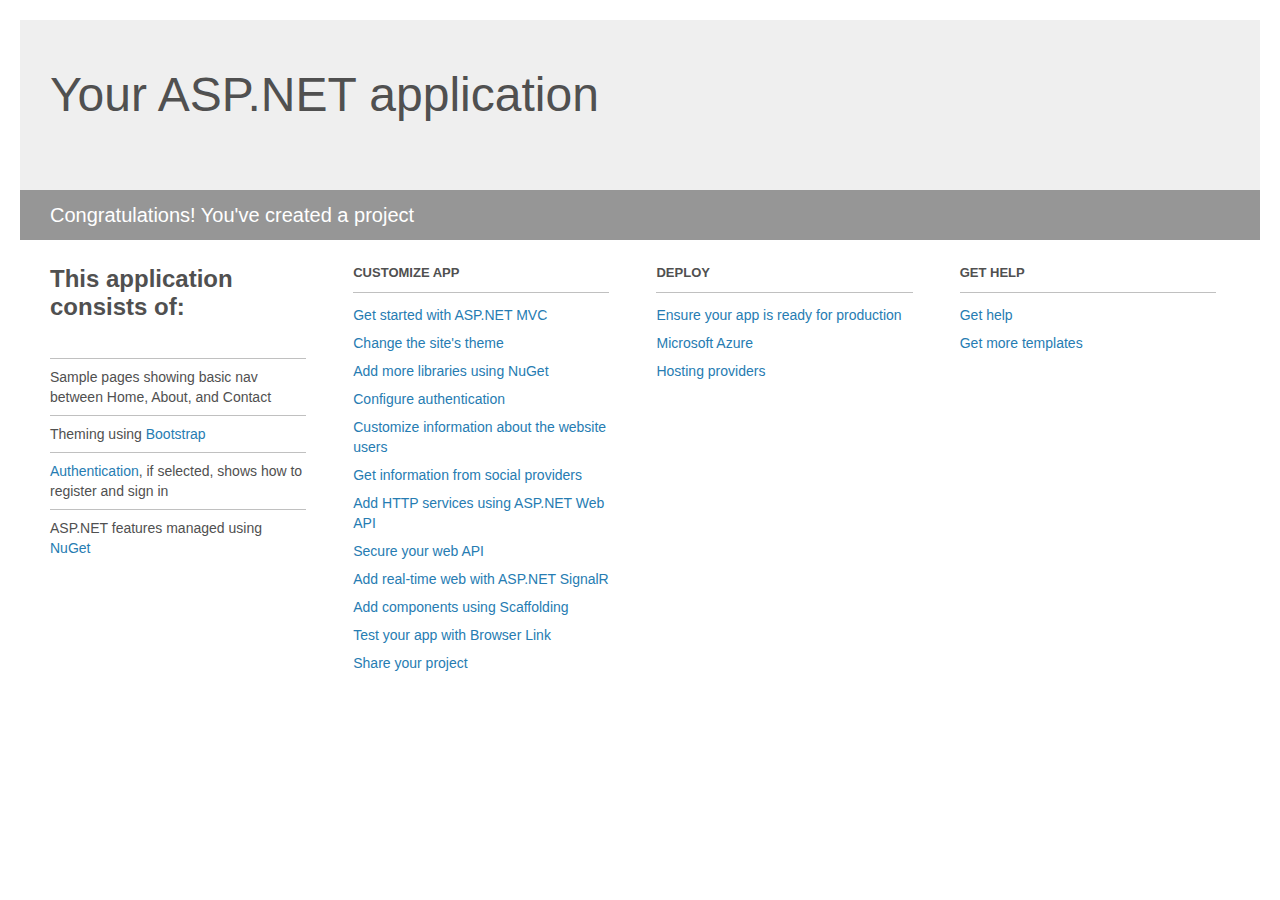
<file: Job projects asp mvc arabic/WebApplication1/Project_Readme.html>
﻿<!DOCTYPE html>
<html lang="en">
<head>
    <meta charset="utf-8" />
    <title>Your ASP.NET application</title>
    <style>
        body {
            background: #fff;
            color: #505050;
            font: 14px 'Segoe UI', tahoma, arial, helvetica, sans-serif;
            margin: 20px;
            padding: 0;
        }

        #header {
            background: #efefef;
            padding: 0;
        }

        h1 {
            font-size: 48px;
            font-weight: normal;
            margin: 0;
            padding: 0 30px;
            line-height: 150px;
        }

        p {
            font-size: 20px;
            color: #fff;
            background: #969696;
            padding: 0 30px;
            line-height: 50px;
        }

        #main {
            padding: 5px 30px;
        }

        .section {
            width: 21.7%;
            float: left;
            margin: 0 0 0 4%;
        }

            .section h2 {
                font-size: 13px;
                text-transform: uppercase;
                margin: 0;
                border-bottom: 1px solid silver;
                padding-bottom: 12px;
                margin-bottom: 8px;
            }

            .section.first {
                margin-left: 0;
            }

                .section.first h2 {
                    font-size: 24px;
                    text-transform: none;
                    margin-bottom: 25px;
                    border: none;
                }

                .section.first li {
                    border-top: 1px solid silver;
                    padding: 8px 0;
                }

            .section.last {
                margin-right: 0;
            }

        ul {
            list-style: none;
            padding: 0;
            margin: 0;
            line-height: 20px;
        }

        li {
            padding: 4px 0;
        }

        a {
            color: #267cb2;
            text-decoration: none;
        }

            a:hover {
                text-decoration: underline;
            }
    </style>
</head>
<body>

    <div id="header">
        <h1>Your ASP.NET application</h1>
        <p>Congratulations! You've created a project</p>
    </div>

    <div id="main">
        <div class="section first">
            <h2>This application consists of:</h2>
            <ul>
                <li>Sample pages showing basic nav between Home, About, and Contact</li>
                <li>Theming using <a href="http://go.microsoft.com/fwlink/?LinkID=615519">Bootstrap</a></li>
                <li><a href="http://go.microsoft.com/fwlink/?LinkID=615520">Authentication</a>, if selected, shows how to register and sign in</li>
                <li>ASP.NET features managed using <a href="http://go.microsoft.com/fwlink/?LinkID=320756">NuGet</a></li>
            </ul>
        </div>

        <div class="section">
            <h2>Customize app</h2>
            <ul>
                <li><a href="http://go.microsoft.com/fwlink/?LinkID=615541">Get started with ASP.NET MVC</a></li>
                <li><a href="http://go.microsoft.com/fwlink/?LinkID=615523">Change the site's theme</a></li>
                <li><a href="http://go.microsoft.com/fwlink/?LinkID=615524">Add more libraries using NuGet</a></li>
                <li><a href="http://go.microsoft.com/fwlink/?LinkID=615542">Configure authentication</a></li>
                <li><a href="http://go.microsoft.com/fwlink/?LinkID=615526">Customize information about the website users</a></li>
                <li><a href="http://go.microsoft.com/fwlink/?LinkID=615527">Get information from social providers</a></li>
                <li><a href="http://go.microsoft.com/fwlink/?LinkID=615528">Add HTTP services using ASP.NET Web API</a></li>
                <li><a href="http://go.microsoft.com/fwlink/?LinkID=615529">Secure your web API</a></li>
                <li><a href="http://go.microsoft.com/fwlink/?LinkID=615530">Add real-time web with ASP.NET SignalR</a></li>
                <li><a href="http://go.microsoft.com/fwlink/?LinkID=615531">Add components using Scaffolding</a></li>
                <li><a href="http://go.microsoft.com/fwlink/?LinkID=615532">Test your app with Browser Link</a></li>
                <li><a href="http://go.microsoft.com/fwlink/?LinkID=615533">Share your project</a></li>
            </ul>
        </div>

        <div class="section">
            <h2>Deploy</h2>
            <ul>
                <li><a href="http://go.microsoft.com/fwlink/?LinkID=615534">Ensure your app is ready for production</a></li>
                <li><a href="http://go.microsoft.com/fwlink/?LinkID=615535">Microsoft Azure</a></li>
                <li><a href="http://go.microsoft.com/fwlink/?LinkID=615536">Hosting providers</a></li>
            </ul>
        </div>

        <div class="section last">
            <h2>Get help</h2>
            <ul>
                <li><a href="http://go.microsoft.com/fwlink/?LinkID=615537">Get help</a></li>
                <li><a href="http://go.microsoft.com/fwlink/?LinkID=615538">Get more templates</a></li>
            </ul>
        </div>
    </div>

</body>
</html>
</file>
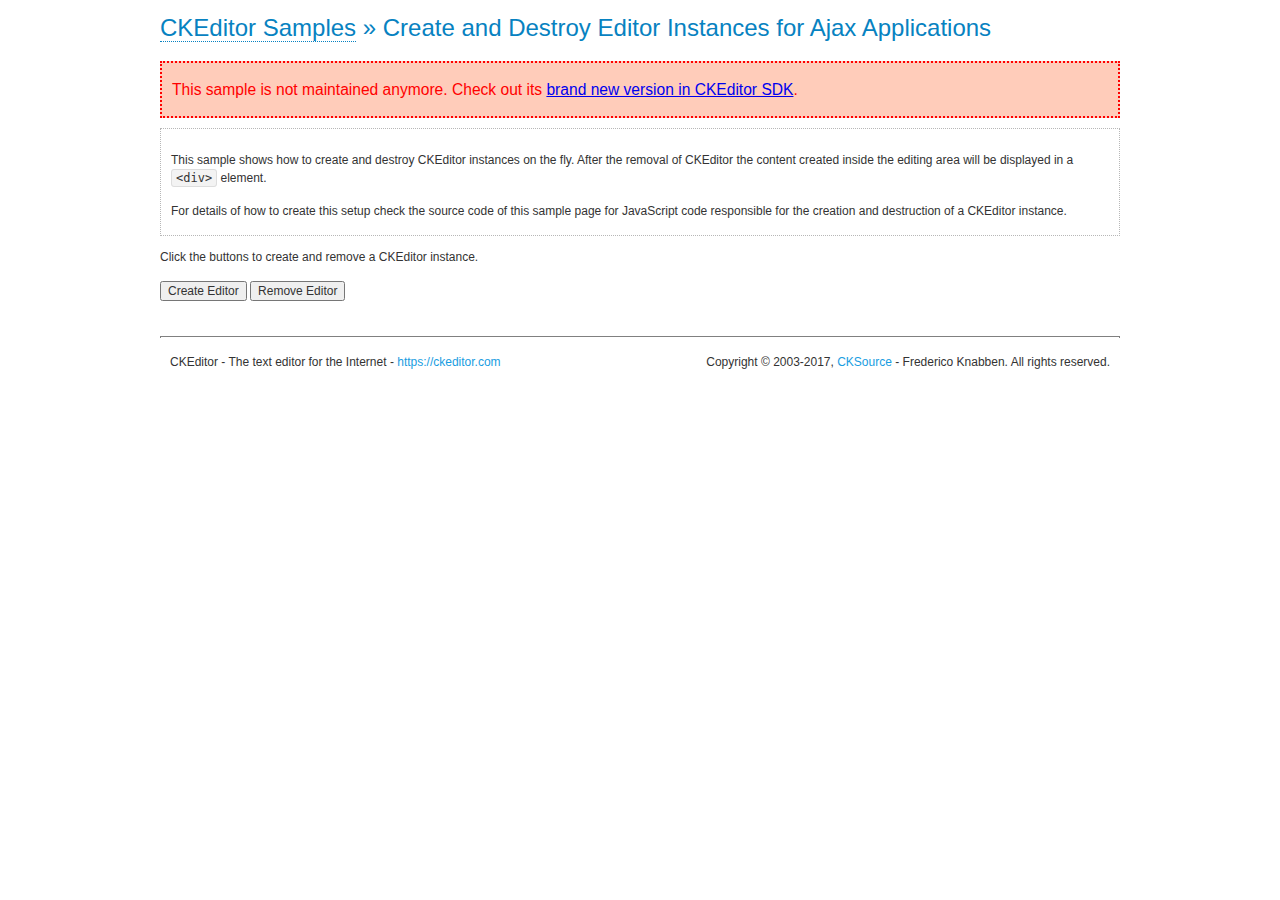
<file: Job projects asp mvc arabic/Job Offers Website/Scripts/ckeditor/samples/old/ajax.html>
<!DOCTYPE html>
<!--
Copyright (c) 2003-2017, CKSource - Frederico Knabben. All rights reserved.
For licensing, see LICENSE.md or https://ckeditor.com/legal/ckeditor-oss-license
-->
<html>
<head>
	<meta charset="utf-8">
	<title>Ajax &mdash; CKEditor Sample</title>
	<script src="../../ckeditor.js"></script>
	<link rel="stylesheet" href="sample.css">
	<script>

		var editor, html = '';

		function createEditor() {
			if ( editor )
				return;

			// Create a new editor inside the <div id="editor">, setting its value to html
			var config = {};
			editor = CKEDITOR.appendTo( 'editor', config, html );
		}

		function removeEditor() {
			if ( !editor )
				return;

			// Retrieve the editor contents. In an Ajax application, this data would be
			// sent to the server or used in any other way.
			document.getElementById( 'editorcontents' ).innerHTML = html = editor.getData();
			document.getElementById( 'contents' ).style.display = '';

			// Destroy the editor.
			editor.destroy();
			editor = null;
		}

	</script>
</head>
<body>
	<h1 class="samples">
		<a href="index.html">CKEditor Samples</a> &raquo; Create and Destroy Editor Instances for Ajax Applications
	</h1>
	<div class="warning deprecated">
		This sample is not maintained anymore. Check out its <a href="https://sdk.ckeditor.com/samples/saveajax.html">brand new version in CKEditor SDK</a>.
	</div>
	<div class="description">
		<p>
			This sample shows how to create and destroy CKEditor instances on the fly. After the removal of CKEditor the content created inside the editing
			area will be displayed in a <code>&lt;div&gt;</code> element.
		</p>
		<p>
			For details of how to create this setup check the source code of this sample page
			for JavaScript code responsible for the creation and destruction of a CKEditor instance.
		</p>
	</div>
	<p>Click the buttons to create and remove a CKEditor instance.</p>
	<p>
		<input onclick="createEditor();" type="button" value="Create Editor">
		<input onclick="removeEditor();" type="button" value="Remove Editor">
	</p>
	<!-- This div will hold the editor. -->
	<div id="editor">
	</div>
	<div id="contents" style="display: none">
		<p>
			Edited Contents:
		</p>
		<!-- This div will be used to display the editor contents. -->
		<div id="editorcontents">
		</div>
	</div>
	<div id="footer">
		<hr>
		<p>
			CKEditor - The text editor for the Internet - <a class="samples" href="https://ckeditor.com/">https://ckeditor.com</a>
		</p>
		<p id="copy">
			Copyright &copy; 2003-2017, <a class="samples" href="https://cksource.com/">CKSource</a> - Frederico
			Knabben. All rights reserved.
		</p>
	</div>
</body>
</html>
</file>
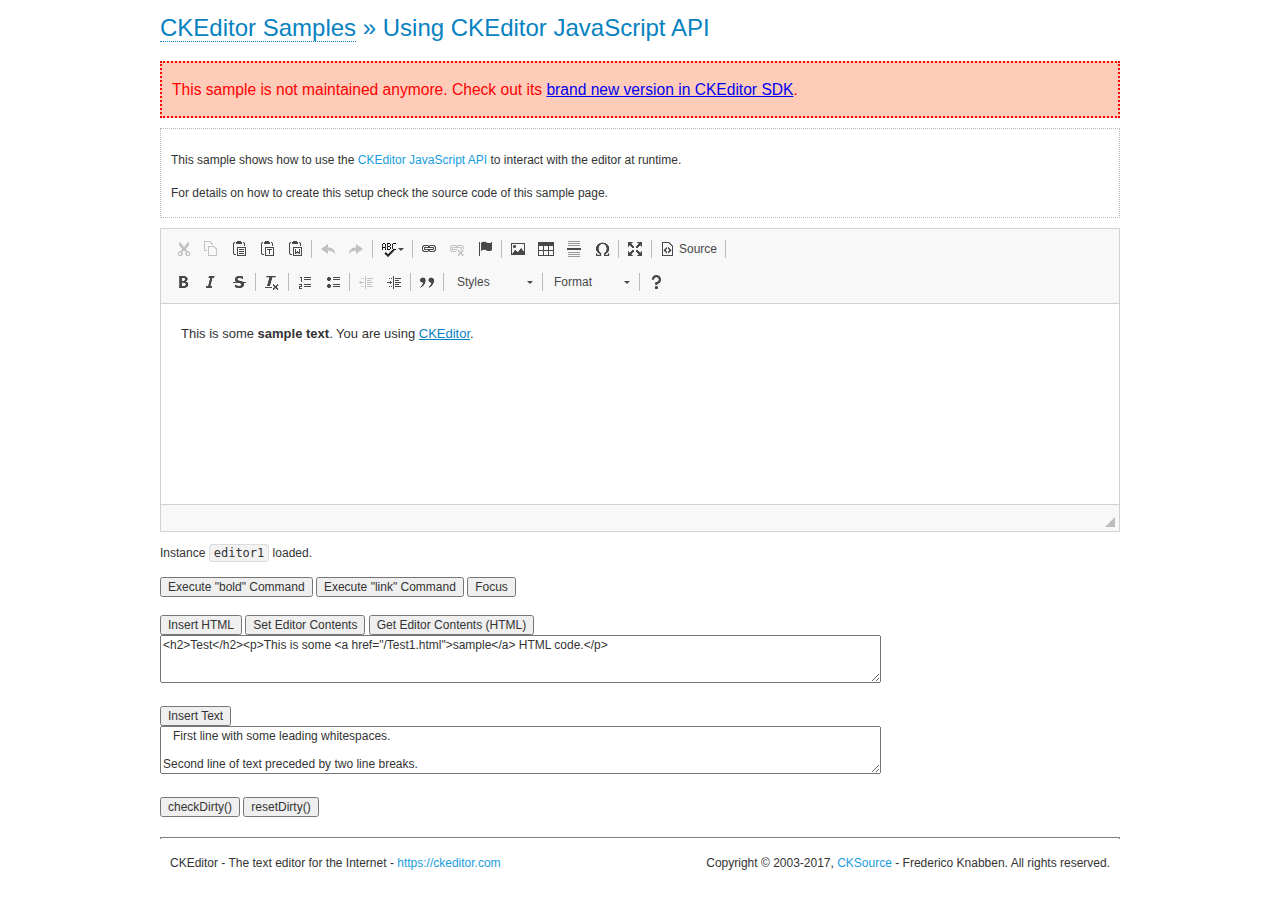
<file: Job projects asp mvc arabic/Job Offers Website/Scripts/ckeditor/samples/old/api.html>
<!DOCTYPE html>
<!--
Copyright (c) 2003-2017, CKSource - Frederico Knabben. All rights reserved.
For licensing, see LICENSE.md or https://ckeditor.com/legal/ckeditor-oss-license
-->
<html>
<head>
	<meta charset="utf-8">
	<title>API Usage &mdash; CKEditor Sample</title>
	<script src="../../ckeditor.js"></script>
	<link href="sample.css" rel="stylesheet">
	<script>

// The instanceReady event is fired, when an instance of CKEditor has finished
// its initialization.
CKEDITOR.on( 'instanceReady', function( ev ) {
	// Show the editor name and description in the browser status bar.
	document.getElementById( 'eMessage' ).innerHTML = 'Instance <code>' + ev.editor.name + '<\/code> loaded.';

	// Show this sample buttons.
	document.getElementById( 'eButtons' ).style.display = 'block';
});

function InsertHTML() {
	// Get the editor instance that we want to interact with.
	var editor = CKEDITOR.instances.editor1;
	var value = document.getElementById( 'htmlArea' ).value;

	// Check the active editing mode.
	if ( editor.mode == 'wysiwyg' )
	{
		// Insert HTML code.
		// https://docs.ckeditor.com/ckeditor4/docs/#!/api/CKEDITOR.editor-method-insertHtml
		editor.insertHtml( value );
	}
	else
		alert( 'You must be in WYSIWYG mode!' );
}

function InsertText() {
	// Get the editor instance that we want to interact with.
	var editor = CKEDITOR.instances.editor1;
	var value = document.getElementById( 'txtArea' ).value;

	// Check the active editing mode.
	if ( editor.mode == 'wysiwyg' )
	{
		// Insert as plain text.
		// https://docs.ckeditor.com/ckeditor4/docs/#!/api/CKEDITOR.editor-method-insertText
		editor.insertText( value );
	}
	else
		alert( 'You must be in WYSIWYG mode!' );
}

function SetContents() {
	// Get the editor instance that we want to interact with.
	var editor = CKEDITOR.instances.editor1;
	var value = document.getElementById( 'htmlArea' ).value;

	// Set editor contents (replace current contents).
	// https://docs.ckeditor.com/ckeditor4/docs/#!/api/CKEDITOR.editor-method-setData
	editor.setData( value );
}

function GetContents() {
	// Get the editor instance that you want to interact with.
	var editor = CKEDITOR.instances.editor1;

	// Get editor contents
	// https://docs.ckeditor.com/ckeditor4/docs/#!/api/CKEDITOR.editor-method-getData
	alert( editor.getData() );
}

function ExecuteCommand( commandName ) {
	// Get the editor instance that we want to interact with.
	var editor = CKEDITOR.instances.editor1;

	// Check the active editing mode.
	if ( editor.mode == 'wysiwyg' )
	{
		// Execute the command.
		// https://docs.ckeditor.com/ckeditor4/docs/#!/api/CKEDITOR.editor-method-execCommand
		editor.execCommand( commandName );
	}
	else
		alert( 'You must be in WYSIWYG mode!' );
}

function CheckDirty() {
	// Get the editor instance that we want to interact with.
	var editor = CKEDITOR.instances.editor1;
	// Checks whether the current editor contents present changes when compared
	// to the contents loaded into the editor at startup
	// https://docs.ckeditor.com/ckeditor4/docs/#!/api/CKEDITOR.editor-method-checkDirty
	alert( editor.checkDirty() );
}

function ResetDirty() {
	// Get the editor instance that we want to interact with.
	var editor = CKEDITOR.instances.editor1;
	// Resets the "dirty state" of the editor (see CheckDirty())
	// https://docs.ckeditor.com/ckeditor4/docs/#!/api/CKEDITOR.editor-method-resetDirty
	editor.resetDirty();
	alert( 'The "IsDirty" status has been reset' );
}

function Focus() {
	CKEDITOR.instances.editor1.focus();
}

function onFocus() {
	document.getElementById( 'eMessage' ).innerHTML = '<b>' + this.name + ' is focused </b>';
}

function onBlur() {
	document.getElementById( 'eMessage' ).innerHTML = this.name + ' lost focus';
}

	</script>

</head>
<body>
	<h1 class="samples">
		<a href="index.html">CKEditor Samples</a> &raquo; Using CKEditor JavaScript API
	</h1>
	<div class="warning deprecated">
		This sample is not maintained anymore. Check out its <a href="https://sdk.ckeditor.com/samples/api.html">brand new version in CKEditor SDK</a>.
	</div>
	<div class="description">
	<p>
		This sample shows how to use the
		<a class="samples" href="https://docs.ckeditor.com/ckeditor4/docs/#!/api/CKEDITOR.editor">CKEditor JavaScript API</a>
		to interact with the editor at runtime.
	</p>
	<p>
		For details on how to create this setup check the source code of this sample page.
	</p>
	</div>

	<!-- This <div> holds alert messages to be display in the sample page. -->
	<div id="alerts">
		<noscript>
			<p>
				<strong>CKEditor requires JavaScript to run</strong>. In a browser with no JavaScript
				support, like yours, you should still see the contents (HTML data) and you should
				be able to edit it normally, without a rich editor interface.
			</p>
		</noscript>
	</div>
	<form action="../../../samples/sample_posteddata.php" method="post">
		<textarea cols="100" id="editor1" name="editor1" rows="10">&lt;p&gt;This is some &lt;strong&gt;sample text&lt;/strong&gt;. You are using &lt;a href="https://ckeditor.com/"&gt;CKEditor&lt;/a&gt;.&lt;/p&gt;</textarea>

		<script>
			// Replace the <textarea id="editor1"> with an CKEditor instance.
			CKEDITOR.replace( 'editor1', {
				on: {
					focus: onFocus,
					blur: onBlur,

					// Check for availability of corresponding plugins.
					pluginsLoaded: function( evt ) {
						var doc = CKEDITOR.document, ed = evt.editor;
						if ( !ed.getCommand( 'bold' ) )
							doc.getById( 'exec-bold' ).hide();
						if ( !ed.getCommand( 'link' ) )
							doc.getById( 'exec-link' ).hide();
					}
				}
			});
		</script>

		<p id="eMessage">
		</p>

		<div id="eButtons" style="display: none">
			<input id="exec-bold" onclick="ExecuteCommand('bold');" type="button" value="Execute &quot;bold&quot; Command">
			<input id="exec-link" onclick="ExecuteCommand('link');" type="button" value="Execute &quot;link&quot; Command">
			<input onclick="Focus();" type="button" value="Focus">
			<br><br>
			<input onclick="InsertHTML();" type="button" value="Insert HTML">
			<input onclick="SetContents();" type="button" value="Set Editor Contents">
			<input onclick="GetContents();" type="button" value="Get Editor Contents (HTML)">
			<br>
			<textarea cols="100" id="htmlArea" rows="3">&lt;h2&gt;Test&lt;/h2&gt;&lt;p&gt;This is some &lt;a href="/Test1.html"&gt;sample&lt;/a&gt; HTML code.&lt;/p&gt;</textarea>
			<br>
			<br>
			<input onclick="InsertText();" type="button" value="Insert Text">
			<br>
			<textarea cols="100" id="txtArea" rows="3">   First line with some leading whitespaces.

Second line of text preceded by two line breaks.</textarea>
			<br>
			<br>
			<input onclick="CheckDirty();" type="button" value="checkDirty()">
			<input onclick="ResetDirty();" type="button" value="resetDirty()">
		</div>
	</form>
	<div id="footer">
		<hr>
		<p>
			CKEditor - The text editor for the Internet - <a class="samples" href="https://ckeditor.com/">https://ckeditor.com</a>
		</p>
		<p id="copy">
			Copyright &copy; 2003-2017, <a class="samples" href="https://cksource.com/">CKSource</a> - Frederico
			Knabben. All rights reserved.
		</p>
	</div>
</body>
</html>
</file>
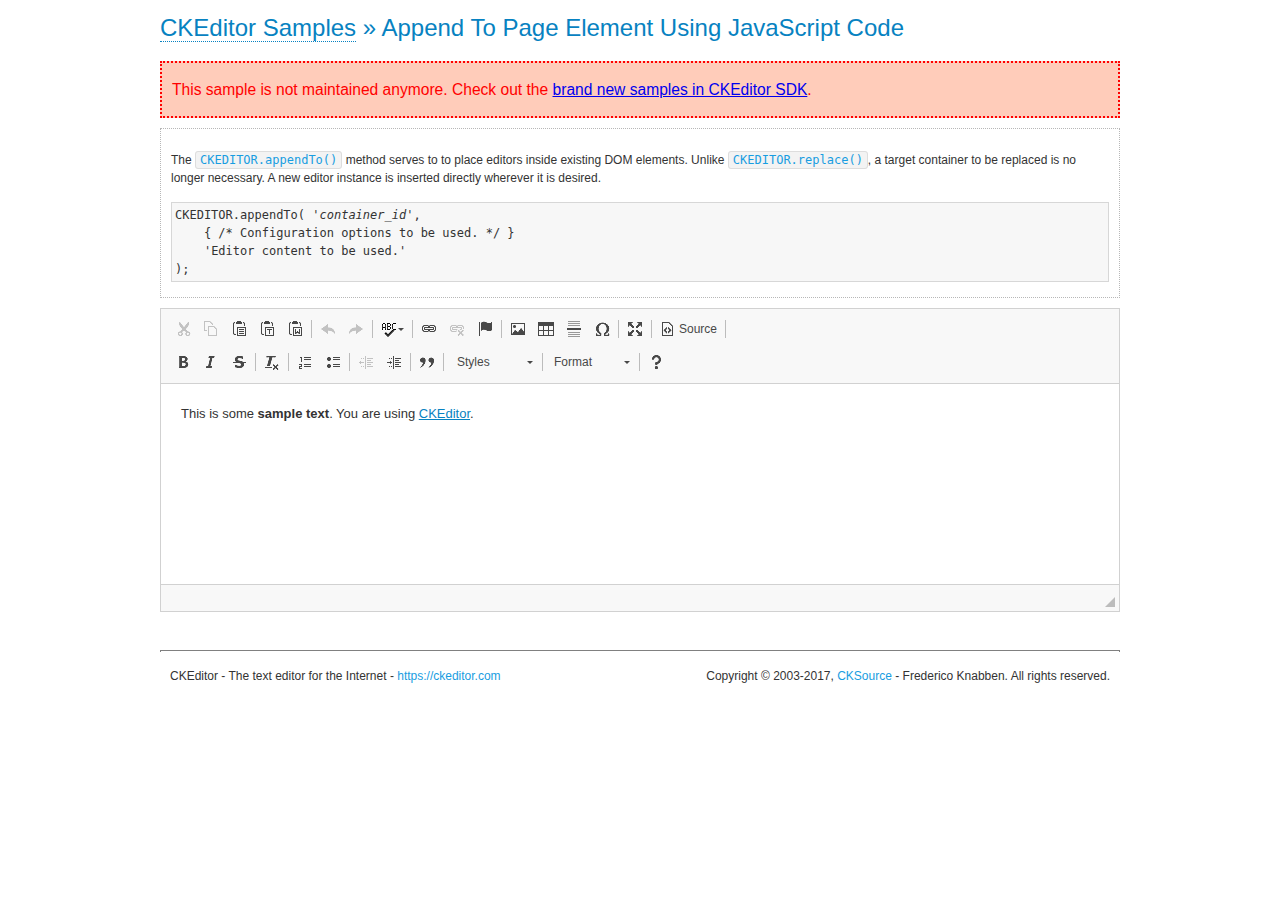
<file: Job projects asp mvc arabic/Job Offers Website/Scripts/ckeditor/samples/old/appendto.html>
<!DOCTYPE html>
<!--
Copyright (c) 2003-2017, CKSource - Frederico Knabben. All rights reserved.
For licensing, see LICENSE.md or https://ckeditor.com/legal/ckeditor-oss-license
-->
<html>
<head>
	<meta charset="utf-8">
	<title>Append To Page Element Using JavaScript Code &mdash; CKEditor Sample</title>
	<script src="../../ckeditor.js"></script>
	<link rel="stylesheet" href="sample.css">
</head>
<body>
	<h1 class="samples">
		<a href="index.html">CKEditor Samples</a> &raquo; Append To Page Element Using JavaScript Code
	</h1>
	<div class="warning deprecated">
		This sample is not maintained anymore. Check out the <a href="https://sdk.ckeditor.com/">brand new samples in CKEditor SDK</a>.
	</div>
	<div id="section1">
		<div class="description">
			<p>
				The <code><a class="samples" href="https://docs.ckeditor.com/ckeditor4/docs/#!/api/CKEDITOR-method-appendTo">CKEDITOR.appendTo()</a></code> method serves to to place editors inside existing DOM elements. Unlike <code><a class="samples" href="https://docs.ckeditor.com/ckeditor4/docs/#!/api/CKEDITOR-method-replace">CKEDITOR.replace()</a></code>,
				a target container to be replaced is no longer necessary. A new editor
				instance is inserted directly wherever it is desired.
			</p>
<pre class="samples">CKEDITOR.appendTo( '<em>container_id</em>',
	{ /* Configuration options to be used. */ }
	'Editor content to be used.'
);</pre>
		</div>
		<script>

			// This call can be placed at any point after the
			// DOM element to append CKEditor to or inside the <head><script>
			// in a window.onload event handler.

			// Append a CKEditor instance using the default configuration and the
			// provided content to the <div> element of ID "section1".
			CKEDITOR.appendTo( 'section1',
				null,
				'<p>This is some <strong>sample text</strong>. You are using <a href="https://ckeditor.com/">CKEditor</a>.</p>'
			);

		</script>
	</div>
	<br>
	<div id="footer">
		<hr>
		<p>
			CKEditor - The text editor for the Internet - <a class="samples" href="https://ckeditor.com/">https://ckeditor.com</a>
		</p>
		<p id="copy">
			Copyright &copy; 2003-2017, <a class="samples" href="https://cksource.com/">CKSource</a> - Frederico
			Knabben. All rights reserved.
		</p>
	</div>
</body>
</html>
</file>
<file: 3/css/style.css>
* {
    -webkit-box-sizing: border-box;
    box-sizing: border-box;
}

.container {
    margin: 0 auto;
    max-width: 1200px;
    width: 100%;
    font-family: cursive, arial, sans-serif, fantasy;
}

.row {
    width: 100%;
    display: -webkit-box;
    display: -ms-flexbox;
    display: -webkit-flex;
    display: flex;
    -ms-flex-wrap: wrap;
    -webkit-flex-wrap: wrap;
    flex-wrap: wrap;
    margin-bottom: 2em;
}

.col-1 {
    width: 8.33%;
}

.col-2 {
    width: 16.66%;
}

.col-3 {
    width: 25%;
}

.col-4 {
    width: 33.33%;
}

.col-5 {
    width: 41.66%;
}

.col-6 {
    width: 50%;
}

.col-7 {
    width: 58.33%;
}

.col-8 {
    width: 66.66%;
}

.col-9 {
    width: 75%;
}

.col-10 {
    width: 83.33%;
}

.col-11 {
    width: 91.66%;
}

.col-12 {
    width: 100%;
}

.head {
    height: 7em;
    overflow: hidden;
    margin: 0;
}

.info h1,
.info h3 {
    color: #2d3c49;
    text-transform: uppercase;
    text-align: right;


}

.info h1 {
    font-size: 1.8em;
    font-weight: 200;
    margin-bottom: -0.5em;
}

.logo img {
    max-width: 30%;
    height: 80%;
    margin-top: 0.5em;
    -webkit-align-self: center;
    -ms-flex-item-align: center;
    align-self: center;

}

hr {
    border: none;
    height: 0.3em;
    color: #7d97ad;
    background-color: #7d97ad;
    margin-bottom: 2em;
}

.clear {
    margin-bottom: 0;
}

.featured h3 {
    color: #7d97ad;
    margin-left: 0.3em;
    text-transform: capitalize;
    font-size: 2em;
    margin-bottom: 0.4em;
}

.fig {
    margin: 0;
    margin-left: 12%;
    overflow: hidden;
}

.fig:first-child {
    margin: 0;
}

.fig:last-child {
    margin-left: 13%;
}

.fig img {
    max-width: 100%;
    height: auto;
    -webkit-transition: 0.7s -webkit-transform linear;
    transition: 0.7s -webkit-transform linear;
    -o-transition: 0.7s transform linear;
    transition: 0.7s transform linear;
    transition: 0.7s transform linear, 0.7s -webkit-transform linear;
    border: 1px solid #ccc;
    -webkit-box-shadow: 7px 7px 5px #ccc;
    box-shadow: 7px 7px 5px #ccc;
}

.fig img:hover {
    -webkit-transform: scale(0.9);
    -ms-transform: scale(0.9);
    transform: scale(0.9);
}

.fig p {
    text-align: center;
    color: #2d3c49;
    font-size: 1.5em;
    font-weight: bold;
    margin-bottom: 0.3em;
}

.fig a {
    text-decoration: none;
    text-align: center;
    display: block;
    color: #7d97ad;
    font-size: 1em;
}

.fig a:hover {
    color: #2d3c49;
}

/** tablet mode */

@media screen and (max-width: 768px) {
    .logo {
        width: 30%;
    }
    .info {
        width: 70%;
    }
    .head h1 {
        font-size: 1.5em;
    }
    .head h2 {
        font-size: 1em;
    }
    .logo img {
        max-width: 100%;
        height: 80%;
    }
    .featured h3 {
        font-size: 1em;
    }

}

/** mobile mode */

@media screen and (max-width: 480px) {


    .featured h3 {
        font-size: 2em;
        text-align: center;
    }
    /* reset elements */
    .fig,
    .fig:first-child,
    .fig:last-child {
        margin: 0;
    }

    .fig {
        width: 100%;

    }
    .fig img {
        width: 100%;
        height: auto;
    }
    .fig a {
        padding-bottom: 1em;
    }

}
</file>
<file: 4/styles.css>
body {
    text-align: center;
}

h1 {
    font-family: Monoton;
    font-size: 70px;
    margin: 0.2em;
}

h2 {
    margin: 1em 0 0.25em;
}

h2:first-of-type {
    margin-top: 0.5em;
}

table,
tr,
td {
    border: 1px solid black;
}

table {
    border-collapse: collapse;
    margin: 0 auto;
}

tr {
    height: 20px;
}

td {
    width: 20px;
}

input[type=number] {
    width: 6em;
}
</file>
<file: 5/css/app.css>
html {
    box-sizing: border-box;
}

*,
*::before,
*::after {
    box-sizing: inherit;
}

html,
body {
    width: 100%;
    height: 100%;
    margin: 0;
    padding: 0;
}

body {
    background: #ffffff url('../img/geometry2.png'); /* Background pattern from Subtle Patterns */
    font-family: 'Coda', cursive;
}

.container {
    display: flex;
    justify-content: center;
    align-items: center;
    flex-direction: column;
}

h1 {
    font-family: 'Open Sans', sans-serif;
    font-weight: 300;
}

/*
 * Styles for the deck of cards
 */

.deck {
    width: 660px;
    min-height: 680px;
    background: linear-gradient(160deg, #02ccba 0%, #aa7ecd 100%);
    padding: 32px;
    border-radius: 10px;
    box-shadow: 12px 15px 20px 0 rgba(46, 61, 73, 0.5);
    display: flex;
    flex-wrap: wrap;
    justify-content: space-between;
    align-items: center;
    margin: 0 0 3em;
}

.deck .card {
    height: 125px;
    width: 125px;
    background: #2e3d49;
    font-size: 0;
    color: #ffffff;
    border-radius: 8px;
    cursor: pointer;
    display: flex;
    justify-content: center;
    align-items: center;
    box-shadow: 5px 2px 20px 0 rgba(46, 61, 73, 0.5);
}

.deck .card.open {
    transform: rotateY(0);
    background: #02b3e4;
    cursor: default;
}

.deck .card.show {
    font-size: 33px;
}

.deck .card.match {
    cursor: default;
    background: #02ccba;
    font-size: 33px;
}

/*
 * Styles for the Score Panel
 */

.score-panel {
    text-align: left;
    width: 345px;
    margin-bottom: 10px;
}

.score-panel .stars {
    margin: 0;
    padding: 0;
    display: inline-block;
    margin: 0 5px 0 0;
}

.score-panel .stars li {
    list-style: none;
    display: inline-block;
}

.score-panel .restart {
    float: right;
    cursor: pointer;
}
/*
shake for the shake animation
*/
.shake{
    position: relative;
    -webkit-animation-name: myAnmiation; 
    -webkit-animation-duration: 0.7s; 
    animation-name: myAnmiation;
    animation-duration: 0.7s;
}
/*
myAnimation for shake animation
*/
@-webkit-keyframes myAnmiation{
   0% { -webkit-transform: translate(1px, 1px) rotate(0deg); transform: translate(1px, 1px) rotate(0deg); }
  10% { -webkit-transform: translate(-1px, -2px) rotate(-1deg); transform: translate(-1px, -2px) rotate(-1deg); }
  20% { -webkit-transform: translate(-3px, 0px) rotate(1deg); transform: translate(-3px, 0px) rotate(1deg); }
  30% { -webkit-transform: translate(3px, 2px) rotate(0deg); transform: translate(3px, 2px) rotate(0deg); }
  40% { -webkit-transform: translate(1px, -1px) rotate(1deg); transform: translate(1px, -1px) rotate(1deg); }
  50% { -webkit-transform: translate(-1px, 2px) rotate(-1deg); transform: translate(-1px, 2px) rotate(-1deg); }
  60% { -webkit-transform: translate(-3px, 1px) rotate(0deg); transform: translate(-3px, 1px) rotate(0deg); }
  70% { -webkit-transform: translate(3px, 1px) rotate(-1deg); transform: translate(3px, 1px) rotate(-1deg); }
  80% { -webkit-transform: translate(-1px, -1px) rotate(1deg); transform: translate(-1px, -1px) rotate(1deg); }
  90% { -webkit-transform: translate(1px, 2px) rotate(0deg); transform: translate(1px, 2px) rotate(0deg); }
  100% { -webkit-transform: translate(1px, -2px) rotate(-1deg); transform: translate(1px, -2px) rotate(-1deg); }
     
}
@keyframes myAnmiation{
   0% { -webkit-transform: translate(1px, 1px) rotate(0deg); transform: translate(1px, 1px) rotate(0deg); }
  10% { -webkit-transform: translate(-1px, -2px) rotate(-1deg); transform: translate(-1px, -2px) rotate(-1deg); }
  20% { -webkit-transform: translate(-3px, 0px) rotate(1deg); transform: translate(-3px, 0px) rotate(1deg); }
  30% { -webkit-transform: translate(3px, 2px) rotate(0deg); transform: translate(3px, 2px) rotate(0deg); }
  40% { -webkit-transform: translate(1px, -1px) rotate(1deg); transform: translate(1px, -1px) rotate(1deg); }
  50% { -webkit-transform: translate(-1px, 2px) rotate(-1deg); transform: translate(-1px, 2px) rotate(-1deg); }
  60% { -webkit-transform: translate(-3px, 1px) rotate(0deg); transform: translate(-3px, 1px) rotate(0deg); }
  70% { -webkit-transform: translate(3px, 1px) rotate(-1deg); transform: translate(3px, 1px) rotate(-1deg); }
  80% { -webkit-transform: translate(-1px, -1px) rotate(1deg); transform: translate(-1px, -1px) rotate(1deg); }
  90% { -webkit-transform: translate(1px, 2px) rotate(0deg); transform: translate(1px, 2px) rotate(0deg); }
  100% { -webkit-transform: translate(1px, -2px) rotate(-1deg); transform: translate(1px, -2px) rotate(-1deg); }
     
}



/*
rubberBand for rubberBand animation
*/
 .rubberBand {
  -webkit-animation-name: rubberBand;
  animation-name: rubberBand;
  -webkit-animation-duration: 0.7s;
  animation-duration: 0.7s;
  -webkit-animation-fill-mode: both;
  animation-fill-mode: both;
  }

/*
rubberBand for rubberBand animation
*/

  @-webkit-keyframes rubberBand {
  0% {
  -webkit-transform: scale3d(1, 1, 1);
  transform: scale3d(1, 1, 1);
  }
  30% {
  -webkit-transform: scale3d(1.25, 0.75, 1);
  transform: scale3d(1.25, 0.75, 1);
  }
  40% {
  -webkit-transform: scale3d(0.75, 1.25, 1);
  transform: scale3d(0.75, 1.25, 1);
  }
  50% {
  -webkit-transform: scale3d(1.15, 0.85, 1);
  transform: scale3d(1.15, 0.85, 1);
  }
  65% {
  -webkit-transform: scale3d(.95, 1.05, 1);
  transform: scale3d(.95, 1.05, 1);
  }
  75% {
  -webkit-transform: scale3d(1.05, .95, 1);
  transform: scale3d(1.05, .95, 1);
  }
  100% {
  -webkit-transform: scale3d(1, 1, 1);
  transform: scale3d(1, 1, 1);
  }
  }

  @keyframes rubberBand {
  0% {
  -webkit-transform: scale3d(1, 1, 1);
  transform: scale3d(1, 1, 1);
  }
  30% {
  -webkit-transform: scale3d(1.25, 0.75, 1);
  transform: scale3d(1.25, 0.75, 1);
  }
  40% {
  -webkit-transform: scale3d(0.75, 1.25, 1);
  transform: scale3d(0.75, 1.25, 1);
  }
  50% {
  -webkit-transform: scale3d(1.15, 0.85, 1);
  transform: scale3d(1.15, 0.85, 1);
  }
  65% {
  -webkit-transform: scale3d(.95, 1.05, 1);
  transform: scale3d(.95, 1.05, 1);
  }
  75% {
  -webkit-transform: scale3d(1.05, .95, 1);
  transform: scale3d(1.05, .95, 1);
  }
  100% {
  -webkit-transform: scale3d(1, 1, 1);
  transform: scale3d(1, 1, 1);
  }
  }
</file>
<file: 6/css/style.css>
body {
    text-align: center;
}
</file>
<file: Job projects asp mvc arabic/Job Offers Website/Scripts/ckeditor/samples/css/samples.css>
/**
 * @license Copyright (c) 2003-2017, CKSource - Frederico Knabben. All rights reserved.
 * For licensing, see LICENSE.md or https://ckeditor.com/legal/ckeditor-oss-license
 */
@media (max-width: 900px) {
  .global-is-mobile-hidden {
    display: none !important;
  }
}
article,
aside,
details,
figcaption,
figure,
footer,
header,
hgroup,
main,
menu,
nav,
section {
  display: block;
}
body,
html {
  margin: 0;
  padding: 0;
  font: 16px / 1.8 Arial, 'Helvetica Neue', Helvetica, sans-serif;
  font-weight: 300;
  color: #575757;
}
.grid-width-10 {
  width: 10%;
}
.grid-width-20 {
  width: 20%;
}
.grid-width-30 {
  width: 30%;
}
.grid-width-40 {
  width: 40%;
}
.grid-width-50 {
  width: 50%;
}
.grid-width-60 {
  width: 60%;
}
.grid-width-70 {
  width: 70%;
}
.grid-width-80 {
  width: 80%;
}
.grid-width-90 {
  width: 90%;
}
.grid-width-100 {
  width: 100%;
}
@media (max-width: 900px) {
  .grid-width-10,
  .grid-width-20,
  .grid-width-30,
  .grid-width-40,
  .grid-width-50,
  .grid-width-60,
  .grid-width-70,
  .grid-width-80,
  .grid-width-90,
  .grid-width-100 {
    width: 100%;
  }
}
*[class*="grid-width"] {
  -webkit-box-sizing: border-box;
  -moz-box-sizing: border-box;
  box-sizing: border-box;
  padding-left: 4%;
  padding-right: 4%;
  float: left;
}
*[class*="grid-width"]:after,
.grid-container:after,
*[class*="grid-width"]:before,
.grid-container:before {
  content: '';
  display: block;
  overflow: hidden;
  visibility: hidden;
  font-size: 0;
  line-height: 0;
  width: 0;
  height: 0;
}
*[class*="grid-width"]:after,
.grid-container:after {
  clear: both;
}
.grid-container {
  -webkit-box-sizing: border-box;
  -moz-box-sizing: border-box;
  box-sizing: border-box;
  margin-left: auto;
  margin-right: auto;
}
.grid-container-nested *[class*="grid-width"]:first-child {
  padding-left: 0;
}
.grid-container-nested *[class*="grid-width"]:last-child {
  padding-right: 0;
}
@media (max-width: 900px) {
  .grid-container-nested *[class*="grid-width"]:first-child {
    padding-left: 4%;
  }
  .grid-container-nested *[class*="grid-width"]:last-child {
    padding-right: 4%;
  }
}
.header-a {
  min-height: 140px;
  overflow: hidden;
}
.header-a .header-a-logo {
  margin: 40px 0 0;
}
@media (max-width: 900px) {
  .header-a .header-a-logo {
    text-align: center;
  }
}
.header-a .header-a-logo img {
  border: transparent;
}
.navigation-a {
  height: 30px;
  background: #3D3D3D;
  position: absolute;
  left: 0;
  right: 0;
  top: 0;
  padding: 0;
  overflow: hidden;
}
@media (max-width: 900px) {
  .navigation-a {
    text-align: center;
  }
}
.navigation-a ul {
  list-style: none;
  margin: 0;
  overflow: hidden;
}
.navigation-a ul li,
.navigation-a ul li a {
  display: inline-block;
}
@media (max-width: 900px) {
  .navigation-a ul {
    width: auto;
    text-overflow: ellipsis;
    white-space: nowrap;
    display: inline-block;
    float: none;
  }
  .navigation-a ul:before,
  .navigation-a ul:after {
    display: none;
  }
}
.navigation-a ul.navigation-a-left {
  text-align: left;
}
@media (max-width: 900px) {
  .navigation-a ul.navigation-a-left {
    padding-right: 0;
  }
}
.navigation-a ul.navigation-a-right {
  text-align: right;
}
@media (max-width: 900px) {
  .navigation-a ul.navigation-a-right {
    padding-left: 23px;
  }
}
.navigation-a ul li + li {
  margin-left: 23px;
}
.navigation-a ul li a {
  font-size: 10px;
  font-size: 0.625rem;
  line-height: 18px;
  line-height: 1.13rem;
  line-height: 30px;
  float: left;
  color: #ddd;
  font-weight: bold;
  text-decoration: none;
  text-transform: uppercase;
}
.navigation-a ul li a:hover {
  cursor: pointer;
  color: #fff;
}
.icon-navigation-a-github:before,
.icon-navigation-a-github:after {
  background-image: url("[data-uri]");
}
.navigation-b {
  text-align: right;
  margin: 52px 0 0;
  overflow: visible;
}
@media (max-width: 900px) {
  .navigation-b {
    text-align: center;
    margin-top: 20px;
    padding: 0;
  }
}
.navigation-b ul {
  padding: 0;
  list-style: none;
  margin: 0;
  overflow: visible;
}
.navigation-b ul li,
.navigation-b ul li a {
  display: inline-block;
}
@media (max-width: 900px) {
  .navigation-b ul {
    display: table;
    width: 100%;
    padding-bottom: 1.5em;
  }
}
@media (max-width: 900px) {
  .navigation-b ul li {
    display: table-row;
  }
}
.navigation-b ul li + li {
  margin-left: 20px;
}
@media (max-width: 900px) {
  .navigation-b ul li + li {
    margin-left: 0;
  }
}
.navigation-b ul li a {
  -webkit-box-sizing: border-box;
  -moz-box-sizing: border-box;
  box-sizing: border-box;
  text-transform: uppercase;
  text-decoration: none;
  outline: none;
}
@media (max-width: 900px) {
  .navigation-b ul li a {
    width: 100%;
    -webkit-border-radius: 0;
    -webkit-background-clip: padding-box;
    -moz-border-radius: 0;
    -moz-background-clip: padding;
    border-radius: 0;
    background-clip: padding-box;
  }
}
.footer-a {
  font-size: 13px;
  font-size: 0.8125rem;
  line-height: 23.4px;
  line-height: 1.46rem;
  padding-top: 2.25em;
  padding-bottom: 2.25em;
  overflow: hidden;
  color: #8a8a8a;
}
.footer-a a {
  color: #27C0D8;
  text-decoration: none;
  border-bottom: 1px dotted #27C0D8;
}
.footer-a a:hover {
  color: #23adc2;
}
.footer-a p {
  margin: 0;
  display: inline-block;
  text-align: center;
}
.content {
  font-size: 14px;
  font-size: 0.875rem;
  line-height: 25.2px;
  line-height: 1.57rem;
  overflow: hidden;
  padding-top: 1.5em;
  padding-bottom: 1.5em;
}
.content p {
  margin: 0.75em 0;
}
.content ul,
.content ol,
.content pre,
.content blockquote,
.content textarea:not([class^="cke"]),
.content .cke {
  margin: 1.875em 0;
}
.content code,
.content kbd {
  -webkit-border-radius: 3px;
  -webkit-background-clip: padding-box;
  -moz-border-radius: 3px;
  -moz-background-clip: padding;
  border-radius: 3px;
  background-clip: padding-box;
  padding: 3px 4px;
}
.content pre,
.content code,
.content kbd,
.content blockquote {
  background: #f5f5f5;
}
.content blockquote,
.content pre {
  background: none;
  border-left: 4px solid #27C0D8;
  padding: 1.5em 2.25em;
}
.content p a,
.content ul a,
.content ol a,
.content blockquote a,
.content h1 a,
.content h2 a,
.content h3 a,
.content h4 a,
.content h5 a {
  color: #27C0D8;
  text-decoration: none;
  border-bottom: 1px dotted #27C0D8;
}
.content p a:hover,
.content ul a:hover,
.content ol a:hover,
.content blockquote a:hover,
.content h1 a:hover,
.content h2 a:hover,
.content h3 a:hover,
.content h4 a:hover,
.content h5 a:hover {
  color: #23adc2;
}
.content h1,
.content h2,
.content h3,
.content h4,
.content h5 {
  color: #000;
  font-weight: 100;
}
.content h1 code,
.content h2 code,
.content h3 code,
.content h4 code,
.content h5 code,
.content h1 kbd,
.content h2 kbd,
.content h3 kbd,
.content h4 kbd,
.content h5 kbd {
  font-size: inherit;
}
.content h1 a.content-heading-anchor,
.content h2 a.content-heading-anchor,
.content h3 a.content-heading-anchor,
.content h4 a.content-heading-anchor,
.content h5 a.content-heading-anchor {
  font-weight: 100;
  vertical-align: middle;
  opacity: 0;
  border: 0;
}
.content h1:hover a.content-heading-anchor,
.content h2:hover a.content-heading-anchor,
.content h3:hover a.content-heading-anchor,
.content h4:hover a.content-heading-anchor,
.content h5:hover a.content-heading-anchor {
  opacity: 1;
}
.content h1:target a,
.content h2:target a,
.content h3:target a,
.content h4:target a,
.content h5:target a {
  -webkit-animation: targetLinkOpacity 0.5s linear alternate;
  -moz-animation: targetLinkOpacity 0.5s linear alternate;
  -o-animation: targetLinkOpacity 0.5s linear alternate;
  animation: targetLinkOpacity 0.5s linear alternate;
  opacity: 1;
}
.content input,
.content select,
.content textarea:not([class^="cke"]) {
  -webkit-border-radius: 3px;
  -webkit-background-clip: padding-box;
  -moz-border-radius: 3px;
  -moz-background-clip: padding;
  border-radius: 3px;
  background-clip: padding-box;
  -webkit-box-shadow: inset 0 1px 1px rgba(0, 0, 0, 0.08);
  -moz-box-shadow: inset 0 1px 1px rgba(0, 0, 0, 0.08);
  box-shadow: inset 0 1px 1px rgba(0, 0, 0, 0.08);
  font: inherit;
  color: inherit;
  border: 1px solid #D9D9D9;
  padding: .2em .5em;
}
.content input:focus,
.content select:focus,
.content textarea:not([class^="cke"]):focus {
  border-color: #66afe9;
  outline: 0;
  -webkit-box-shadow: inset 0 1px 1px rgba(0, 0, 0, 0.08), 0 0 8px #93c6ef;
  -moz-box-shadow: inset 0 1px 1px rgba(0, 0, 0, 0.08), 0 0 8px #93c6ef;
  box-shadow: inset 0 1px 1px rgba(0, 0, 0, 0.08), 0 0 8px #93c6ef;
}
.content abbr {
  border-bottom: 1px dotted #666;
  cursor: pointer;
}
.content blockquote {
  font-style: italic;
  font-family: Georgia, Times, "Times New Roman", serif;
  font-size: 16px;
  font-size: 1rem;
  line-height: 28.8px;
  line-height: 1.8rem;
}
.content em {
  font-style: italic;
}
.content h1 {
  font-size: 36px;
  font-size: 2.25rem;
  line-height: 64.8px;
  line-height: 4.05rem;
  margin: 1.125em 0 0;
}
.content h2 {
  font-size: 27.2px;
  font-size: 1.7rem;
  line-height: 48.96px;
  line-height: 3.06rem;
  margin: 0.9em 0 0;
}
.content h3 {
  font-size: 24px;
  font-size: 1.5rem;
  line-height: 43.2px;
  line-height: 2.7rem;
  font-weight: 500;
  margin: 0.75em 0 0;
}
.content h4 {
  font-size: 19.2px;
  font-size: 1.2rem;
  line-height: 34.56px;
  line-height: 2.16rem;
  font-weight: 500;
  margin: 0.75em 0 0;
}
.content h5 {
  font-size: 17.6px;
  font-size: 1.1rem;
  line-height: 31.68px;
  line-height: 1.98rem;
  font-weight: 500;
  margin: 0.75em 0 0;
}
.content hr {
  border: 0;
  border-top: 4px solid #D9D9D9;
  margin: 1.5em 0;
}
.content input[type="text"] {
  height: 1.8em;
  line-height: 1.8em;
}
.content input[type="button"] {
  -webkit-appearance: button;
  -moz-appearance: button;
  appearance: button;
}
.content kbd {
  font-size: 12px;
  font-size: 0.75rem;
  line-height: 21.6px;
  line-height: 1.35rem;
  font-family: Arial, 'Helvetica Neue', Helvetica, sans-serif;
  padding: 2px 6px;
  -webkit-box-shadow: 0 0 4px #fff inset, 0 2px 0 #D9D9D9;
  -moz-box-shadow: 0 0 4px #fff inset, 0 2px 0 #D9D9D9;
  box-shadow: 0 0 4px #fff inset, 0 2px 0 #D9D9D9;
}
.content p img {
  vertical-align: middle;
}
.content p pre {
  padding: 1.5em;
}
.content pre {
  padding: 0;
  border: 0;
  tab-size: 4;
  -o-tab-size: 4;
  -moz-tab-size: 4;
}
.content pre,
.content code {
  font-size: 11.89px;
  font-size: 0.743rem;
  line-height: 21.4px;
  line-height: 1.34rem;
  font-family: Consolas, Menlo, Monaco, Lucida Console, Liberation Mono, DejaVu Sans Mono, Bitstream Vera Sans Mono, Courier New, monospace, serif;
}
.content pre a,
.content code a {
  border: 0;
}
.content pre code {
  padding: 0.75em;
  display: block;
}
.content strong {
  color: #000;
}
.content ul ul,
.content ol ul,
.content ul ol,
.content ol ol {
  margin: 0.75em 0;
}
.content ul li,
.content ol li {
  font-size: 14px;
  font-size: 0.875rem;
  line-height: 30.24px;
  line-height: 1.89rem;
}
.content textarea:not([class^="cke"]) {
  width: 100%;
}
.content div.todo {
  border: 2px dotted #444;
  padding: 10px;
  margin: 60px 0 10px 0;
  /* Remove me some day */
}
.content div.todo:before {
  content: "TODO";
  font-weight: bold;
}
body a.button-a,
body button.button-a,
body input.button-a {
  -webkit-border-radius: 3px;
  -webkit-background-clip: padding-box;
  -moz-border-radius: 3px;
  -moz-background-clip: padding;
  border-radius: 3px;
  background-clip: padding-box;
  font-size: 14px;
  font-size: 0.875rem;
  line-height: 25.2px;
  line-height: 1.57rem;
  height: 36px;
  line-height: 36px;
  padding: 0 1.1em;
  font-weight: 700;
  color: #3e3e3e;
  white-space: nowrap;
  text-decoration: none;
  display: inline-block;
  cursor: pointer;
  border: 0;
  vertical-align: middle;
  margin: 1px 0;
  background: transparent;
}
body a.button-a.icon-pos-left,
body button.button-a.icon-pos-left,
body input.button-a.icon-pos-left {
  padding-left: .8em;
}
body a.button-a.icon-pos-right,
body button.button-a.icon-pos-right,
body input.button-a.icon-pos-right {
  padding-right: .8em;
}
body a.button-a.button-a-no-text,
body button.button-a.button-a-no-text,
body input.button-a.button-a-no-text {
  -webkit-border-radius: 100px;
  -webkit-background-clip: padding-box;
  -moz-border-radius: 100px;
  -moz-background-clip: padding;
  border-radius: 100px;
  background-clip: padding-box;
  width: 36px;
  padding: 0;
  text-indent: -999px;
  overflow: hidden;
  position: relative;
  text-align: center;
}
body a.button-a.button-a-no-text:before,
body button.button-a.button-a-no-text:before,
body input.button-a.button-a-no-text:before {
  position: absolute;
  left: 50%;
  top: 50%;
  margin: -9px 0 0 -9px;
}
@media (max-width: 900px) {
  body a.button-a.button-a-mobile-collapsed,
  body button.button-a.button-a-mobile-collapsed,
  body input.button-a.button-a-mobile-collapsed {
    -webkit-border-radius: 100px;
    -webkit-background-clip: padding-box;
    -moz-border-radius: 100px;
    -moz-background-clip: padding;
    border-radius: 100px;
    background-clip: padding-box;
    width: 36px;
    padding: 0;
    text-indent: -999px;
    overflow: hidden;
    position: relative;
    text-align: center;
  }
  body a.button-a.button-a-mobile-collapsed:before,
  body button.button-a.button-a-mobile-collapsed:before,
  body input.button-a.button-a-mobile-collapsed:before {
    position: absolute;
    left: 50%;
    top: 50%;
    margin: -9px 0 0 -9px;
  }
  body a.button-a.button-a-mobile-collapsed:before,
  body button.button-a.button-a-mobile-collapsed:before,
  body input.button-a.button-a-mobile-collapsed:before {
    position: absolute;
    left: 50%;
    top: 50%;
    margin: -9px 0 0 -9px;
  }
}
body a.button-a:active,
body button.button-a:active,
body input.button-a:active,
body a.button-a:hover,
body button.button-a:hover,
body input.button-a:hover {
  color: #fff;
  background: #23adc2;
}
body a.button-a:focus,
body button.button-a:focus,
body input.button-a:focus {
  border-color: #66afe9;
  outline: 0;
  -webkit-box-shadow: inset 0 1px 1px rgba(0, 0, 0, 0.075), 0 0 8px #93c6ef;
  -moz-box-shadow: inset 0 1px 1px rgba(0, 0, 0, 0.075), 0 0 8px #93c6ef;
  box-shadow: inset 0 1px 1px rgba(0, 0, 0, 0.075), 0 0 8px #93c6ef;
}
body a.button-a-soft,
body button.button-a-soft,
body input.button-a-soft {
  background: #e7e7e7;
}
body a.button-a-soft:active,
body button.button-a-soft:active,
body input.button-a-soft:active,
body a.button-a-soft:hover,
body button.button-a-soft:hover,
body input.button-a-soft:hover {
  color: #3e3e3e;
  background: #cecece;
}
body a.button-a-background,
body button.button-a-background,
body input.button-a-background,
body a.navigation-b ul li a:hover,
body button.navigation-b ul li a:hover,
body input.navigation-b ul li a:hover {
  color: #fff;
  background: #27C0D8;
}
body a.button-a-background:active,
body button.button-a-background:active,
body input.button-a-background:active,
body a.button-a-background:hover,
body button.button-a-background:hover,
body input.button-a-background:hover,
body a.navigation-b ul li a:hover:active,
body button.navigation-b ul li a:hover:active,
body input.navigation-b ul li a:hover:active,
body a.navigation-b ul li a:hover:hover,
body button.navigation-b ul li a:hover:hover,
body input.navigation-b ul li a:hover:hover {
  color: #fff;
  background: #23adc2;
}
.balloon-a {
  font-size: 12px;
  font-size: 0.75rem;
  line-height: 21.6px;
  line-height: 1.35rem;
  -webkit-border-radius: 3px;
  -webkit-background-clip: padding-box;
  -moz-border-radius: 3px;
  -moz-background-clip: padding;
  border-radius: 3px;
  background-clip: padding-box;
  border-bottom: 3px solid #d4d4d4;
  background: #ebebeb;
  display: inline-block;
  white-space: nowrap;
  padding: .4em 1.2em .2em;
  font-weight: 700;
  position: relative;
  z-index: 1000;
  text-transform: none;
  color: #575757;
}
.balloon-a:hover {
  color: #575757;
}
.balloon-a:before {
  content: '';
  width: 0;
  height: 0;
  border-style: solid;
  position: absolute;
}
.balloon-a-ne:before,
.balloon-a-nw:before {
  top: -13px;
  border-width: 0 9px 15.6px 9px;
  border-color: transparent transparent #ebebeb transparent;
}
.balloon-a-se:before,
.balloon-a-sw:before {
  bottom: -13px;
  border-width: 15.6px 9px 0 9px;
  border-color: #ebebeb transparent transparent transparent;
}
.balloon-a-nw:before,
.balloon-a-sw:before {
  left: 20px;
}
.balloon-a-ne:before,
.balloon-a-se:before {
  right: 20px;
}
.icon-pos-left:before,
.icon-pos-right:after {
  content: '';
  display: inline-block;
  width: 18px;
  height: 18px;
  vertical-align: middle;
  background-repeat: no-repeat;
}
.icon-pos-left:before {
  margin-right: 10px;
}
.icon-pos-right:after {
  margin-left: 10px;
}
.icon-download:before,
.icon-download:after {
  background-image: url("[data-uri]");
}
.icon-question-mark:before,
.icon-question-mark:after {
  background-image: url("[data-uri]");
}
.icon-close:before,
.icon-close:after {
  background-image: url("[data-uri]");
}
.ie8 .switch > * {
  vertical-align: middle;
}
.ie8 .switch input[type="radio"] {
  margin: 0 0.25em;
  display: inline-block;
}
.ie8 .switch label {
  margin-left: 0 !important;
  margin-right: 0 !important;
}
.ie8 .switch label[data-for="1"] {
  float: left;
}
.ie8 .switch label[data-for="2"] {
  float: right;
}
.ie8 .switch .switch-inner {
  display: none;
}
.switch {
  font-size: 14px;
  font-size: 0.875rem;
  line-height: 25.2px;
  line-height: 1.57rem;
  font-weight: bold;
  background-color: #27C0D8;
  overflow: hidden;
  display: inline-block;
  padding: 0.75em 0.25em;
  color: #fff;
  -webkit-border-radius: 3px;
  -webkit-background-clip: padding-box;
  -moz-border-radius: 3px;
  -moz-background-clip: padding;
  border-radius: 3px;
  background-clip: padding-box;
  position: relative;
}
.switch input[type="radio"] {
  display: none;
}
.switch label {
  position: relative;
  z-index: 2;
  float: left;
  cursor: pointer;
  padding: 0 0.75em;
}
.switch label:hover {
  text-decoration: underline;
}
.switch .switch-inner {
  float: left;
  background-color: #FFF;
  height: 1.5em;
  width: 4.125em;
  padding: 2px;
  margin: 0 0.25em;
  -webkit-border-radius: 5.5px;
  -webkit-background-clip: padding-box;
  -moz-border-radius: 5.5px;
  -moz-background-clip: padding;
  border-radius: 5.5px;
  background-clip: padding-box;
}
.switch .switch-inner .handler {
  overflow: hidden;
  position: relative;
  display: block;
  height: 1.5em;
  width: 1.5em;
  background: #25b4cb;
  -webkit-border-radius: 4.5px;
  -webkit-background-clip: padding-box;
  -moz-border-radius: 4.5px;
  -moz-background-clip: padding;
  border-radius: 4.5px;
  background-clip: padding-box;
}
.switch .switch-inner .handler:before {
  content: '';
  display: block;
  position: absolute;
  top: 0;
  right: 0;
  bottom: 3px;
  left: 0;
  background-color: #34c4da;
  -webkit-border-bottom-left-radius: 4.5px;
  -moz-border-radius-bottomleft: 4.5px;
  border-bottom-left-radius: 4.5px;
  -webkit-border-bottom-right-radius: 4.5px;
  -webkit-background-clip: padding-box;
  -moz-border-radius-bottomright: 4.5px;
  -moz-background-clip: padding;
  border-bottom-right-radius: 4.5px;
  background-clip: padding-box;
}
.switch:hover .switch-inner .handler:before {
  background: #45c9dd;
}
.switch input[data-num="2"]:checked ~ .switch-inner > .handler {
  margin-left: auto;
}
.switch input[data-num="2"]:checked ~ label[data-for="1"] {
  padding-right: 5.125em;
  margin-right: -4.375em;
}
.switch input[data-num="1"]:checked ~ label[data-for="2"] {
  padding-left: 5.125em;
  margin-left: -4.375em;
}
.toggler {
  -webkit-user-select: none;
  -moz-user-select: none;
  -ms-user-select: none;
  user-select: none;
}
.toggler label {
  cursor: pointer;
}
.toggler [data-collapse] {
  display: inherit;
}
.toggler [data-expand] {
  display: none;
}
.toggler.collapsed [data-collapse] {
  display: none;
}
.toggler.collapsed [data-expand] {
  display: inherit;
}
.toggler-container {
  overflow: hidden;
}
.toggler-container.collapsed {
  height: 0;
}
.icon-toggler-expanded:before,
.icon-toggler-collapsed:before,
.icon-toggler-expanded:after,
.icon-toggler-collapsed:after {
  background-image: url("[data-uri]");
}
.icon-toggler-expanded.icon-light:before,
.icon-toggler-collapsed.icon-light:before,
.icon-toggler-expanded.icon-light:after,
.icon-toggler-collapsed.icon-light:after {
  background-image: url("[data-uri]");
}
.icon-toggler-expanded:before,
.icon-toggler-expanded:after {
  background-position: top left;
}
.icon-toggler-collapsed:before,
.icon-toggler-collapsed:after {
  background-position: bottom left;
}
.modal {
  padding: 20px;
  border-radius: 3px;
  background-color: white;
  max-width: 700px;
  -webkit-box-sizing: border-box;
  -moz-box-sizing: border-box;
  box-sizing: border-box;
  width: 80% !important;
  top: 50% !important;
  -webkit-transform: translate(-50%, -50%) !important;
  -moz-transform: translate(-50%, -50%) !important;
  -o-transform: translate(-50%, -50%) !important;
  -ms-transform: translate(-50%, -50%) !important;
  transform: translate(-50%, -50%) !important;
}
.modal-close {
  -webkit-border-radius: 100px;
  -webkit-background-clip: padding-box;
  -moz-border-radius: 100px;
  -moz-background-clip: padding;
  border-radius: 100px;
  background-clip: padding-box;
  cursor: pointer;
  height: 18px;
  width: 18px;
  position: absolute;
  top: 10px;
  right: 10px;
  font-size: 17px;
  text-align: center;
  line-height: 19px;
  background: #cccccc;
}
main .grid-container,
header .grid-container,
.navigation-a > div,
footer > div {
  max-width: 968px;
}
.header-a {
  margin-top: 30px;
}
.footer-a {
  border-top: 1px solid #D9D9D9;
}
.adjoined-top {
  background-color: #27C0D8;
  color: #fff;
}
.adjoined-top .content h1,
.adjoined-top .content h2,
.adjoined-top .content h3,
.adjoined-top .content h4,
.adjoined-top .content h5 {
  color: #fff;
}
.adjoined-top .content p {
  font-size: 18px;
  font-size: 1.125rem;
  line-height: 32.4px;
  line-height: 2.02rem;
  font-weight: 100;
}
.adjoined-top .content p a {
  text-decoration: none;
  border-bottom: 1px dotted #fff;
  color: inherit;
}
.adjoined-top .content p a:hover {
  color: #e6e6e6;
}
.adjoined-top .content button {
  color: #fff;
}
.adjoined-top .content strong {
  color: #fff;
}
.adjoined-top .content code {
  font-size: inherit;
  color: #27C0D8;
}
.adjoined-bottom {
  position: relative;
}
.adjoined-bottom:before {
  z-index: -1;
  content: '';
  background: #27C0D8;
  position: absolute;
  top: 0;
  left: 0;
  right: 0;
  height: 50%;
}
main .grid-container,
header .grid-container,
.navigation-a > div,
footer > div {
  max-width: 1052px;
}
main .grid-container.freed-width {
  max-width: none;
}
.switch {
  background: #25b4cb;
  float: right;
  overflow: visible;
}
.switch .balloon-a {
  position: absolute;
  top: -40px;
  right: 50%;
  margin-right: -15px;
  background: #FFEFC1;
  border-bottom-color: #DCDCA4;
}
.switch .balloon-a:before {
  border-color: #FFEFC1 transparent transparent transparent;
}
#toolbar .editors-container {
  overflow: hidden;
  height: 0;
  transition: height 200ms;
}
#toolbar .editors-container.active {
  height: auto;
}
#main #editor {
  background: #FFF;
  padding: 2% 4%;
  border: dashed 5px #27C0D8;
}
#main .adjoined-top:before {
  height: 335px;
}
#toolbar .adjoined-top:before {
  height: 219px;
}
#toolbar .adjoined-top .grid-container-nested {
  height: 147px;
}
.content .grid-switch-magic {
  margin: 3.5em 0 0;
}
#info-box {
  padding-bottom: 0;
}
#info-box > div {
  width: 100%;
  text-align: right;
}
#info-box > div .toggler {
  padding-right: 0;
}
#info-box > div .toggler:hover {
  background: transparent;
  color: #000;
}
#info-box > div .toggler:hover > label {
  text-decoration: underline;
}
#info-box > div h2 {
  float: left;
  margin-top: 0;
}
#info-box > div#instructions-container {
  text-align: left;
}
#toolbarModifierWrapper {
  overflow: hidden;
  height: 0;
  opacity: 0;
  transition: height 200ms;
}
#toolbarModifierWrapper.active {
  height: auto;
  opacity: 1;
}
header {
  overflow: visible;
}
header div.grid-container {
  overflow: visible;
}
header .navigation-b {
  overflow: visible;
}
header .navigation-b ul {
  overflow: visible;
}
header .navigation-b a {
  position: relative;
}
header .balloon-a {
  position: absolute;
  top: 48px;
  left: 50%;
  margin-left: -35px;
}
@media (max-width: 1140px) {
  header .balloon-a {
    left: auto;
    margin-left: auto;
    right: 50%;
    margin-right: -35px;
  }
  header .balloon-a:before {
    left: auto;
    right: 22px;
  }
}
@media (max-width: 900px) {
  header .balloon-a {
    display: none;
  }
}
#toolbar .cke_toolbar {
  pointer-events: none;
  -webkit-user-select: none;
  -moz-user-select: none;
  -ms-user-select: none;
  user-select: none;
  cursor: default;
}
.some-toolbar-active .cke_toolbar {
  zoom: 1;
  filter: alpha(opacity=50);
  -webkit-opacity: 0.5;
  -moz-opacity: 0.5;
  opacity: 0.5;
}
.cke_toolbar.active {
  position: relative;
  zoom: 1;
  filter: alpha(opacity=100);
  -webkit-opacity: 1;
  -moz-opacity: 1;
  opacity: 1;
}
.cke_toolbar.active:after {
  content: '';
  display: block;
  position: absolute;
  top: 0;
  right: 6px;
  bottom: 5px;
  left: 0;
  -webkit-border-radius: 5px;
  -webkit-background-clip: padding-box;
  -moz-border-radius: 5px;
  -moz-background-clip: padding;
  border-radius: 5px;
  background-clip: padding-box;
  -webkit-box-shadow: 0px 0px 15px 3px #fff4b0;
  -moz-box-shadow: 0px 0px 15px 3px #fff4b0;
  box-shadow: 0px 0px 15px 3px #fff4b0;
}
.cke_toolbar.active .cke_toolgroup {
  -webkit-box-shadow: none;
  -moz-box-shadow: none;
  box-shadow: none;
  border-color: #e3c300;
}
.cke_toolbar.active .cke_combo,
.cke_toolbar.active .cke_toolgroup {
  position: relative;
  z-index: 2;
}
.cke_toolbar.active .cke_combo_button {
  -webkit-box-shadow: none;
  -moz-box-shadow: none;
  box-shadow: none;
}
.unselectable {
  -webkit-user-select: none;
  -moz-user-select: none;
  -ms-user-select: none;
  user-select: none;
}
.toolbar {
  padding: 5px 0;
  margin-bottom: 2.4em;
  overflow: hidden;
  background: #fff;
}
.toolbar button.button-a.cke_button {
  cursor: pointer;
  display: inline-block;
  padding: 4px 6px;
  outline: 0;
  border: 1px solid #a6a6a6;
}
.toolbar button.button-a.hidden {
  display: none;
}
.toolbar button.button-a.left {
  float: left;
  margin-right: 8px;
}
.toolbar button.button-a.right {
  float: right;
  margin-left: 8px;
}
.toolbar button.button-a .highlight {
  color: #ffefc1;
}
.configContainer.hidden,
.toolbarModifier.hidden,
.toolbarModifier-hints.hidden {
  display: none;
}
.toolbarModifier :focus,
.toolbar button:focus,
.configContainer textarea.configCode:focus {
  outline: none;
}
div.toolbarModifier {
  padding: 0;
  overflow: hidden;
  width: 100%;
  position: relative;
  display: table;
  border-collapse: collapse;
}
div.toolbarModifier ::-moz-focus-inner {
  border: 0;
}
div.toolbarModifier .empty {
  display: none;
}
div.toolbarModifier.empty-visible .empty {
  display: table-row;
  zoom: 1;
  filter: alpha(opacity=60);
  -webkit-opacity: 0.6;
  -moz-opacity: 0.6;
  opacity: 0.6;
}
div.toolbarModifier .empty > p {
  line-height: 31px;
}
div.toolbarModifier > ul {
  padding: 0;
  margin: 0;
  border-top: 1px solid #ccc;
  width: 100%;
}
div.toolbarModifier > ul[data-type="table-header"] {
  display: table-header-group;
}
div.toolbarModifier > ul[data-type="table-body"] {
  display: table-row-group;
}
div.toolbarModifier > ul p {
  padding: 0;
  margin: 0;
}
div.toolbarModifier > ul > li {
  display: table-row;
}
div.toolbarModifier > ul > li[data-type="header"] {
  font-weight: bold;
  user-select: none;
  cursor: default;
}
div.toolbarModifier > ul > li[data-type="group"],
div.toolbarModifier > ul > li[data-type="separator"] {
  border-bottom: 1px solid #ccc;
}
div.toolbarModifier > ul > li[data-type="subgroup"] {
  border-top: 1px solid #eee;
}
div.toolbarModifier > ul > li[data-type="subgroup"]:first-child {
  border-top: none;
}
div.toolbarModifier > ul > li[data-type="group"].active,
div.toolbarModifier > ul > li[data-type="group"]:hover,
div.toolbarModifier > ul > li[data-type="separator"].active,
div.toolbarModifier > ul > li[data-type="separator"]:hover {
  overflow: hidden;
  z-index: 2;
}
div.toolbarModifier > ul > li[data-type="group"].active,
div.toolbarModifier > ul > li[data-type="separator"].active,
div.toolbarModifier > ul > li[data-type="group"].active:hover,
div.toolbarModifier > ul > li[data-type="separator"].active:hover {
  background: #f0fafb;
}
div.toolbarModifier > ul > li[data-type="group"]:hover,
div.toolbarModifier > ul > li[data-type="separator"]:hover {
  background: #fffbe3;
}
div.toolbarModifier > ul > li[data-type="separator"] {
  background: #f5f5f5;
}
div.toolbarModifier > ul > li[data-type="separator"]:after {
  content: '';
  width: 100%;
}
div.toolbarModifier > ul > li[data-type="separator"] > p {
  padding: 2px 5px;
}
div.toolbarModifier > ul > li > p,
div.toolbarModifier > ul > li > ul {
  display: table-cell;
  vertical-align: middle;
}
div.toolbarModifier > ul > li p {
  padding-left: 5px;
  min-width: 200px;
}
div.toolbarModifier > ul > li p span {
  white-space: nowrap;
  cursor: default;
}
div.toolbarModifier > ul > li p span button {
  font-size: 12.666px;
  margin-right: 5px;
  cursor: pointer;
  background: #fff;
  -webkit-border-radius: 5px;
  -webkit-background-clip: padding-box;
  -moz-border-radius: 5px;
  -moz-background-clip: padding;
  border-radius: 5px;
  background-clip: padding-box;
  border: 1px solid #bbb;
  padding: 0 7px;
  line-height: 12px;
  height: 20px;
}
div.toolbarModifier > ul > li p span button:not(.disabled):hover,
div.toolbarModifier > ul > li p span button:not(.disabled):focus {
  color: #fff;
  background-color: #454545;
  border-color: transparent;
}
div.toolbarModifier > ul > li p span button.move.disabled {
  cursor: default;
  zoom: 1;
  filter: alpha(opacity=20);
  -webkit-opacity: 0.2;
  -moz-opacity: 0.2;
  opacity: 0.2;
}
div.toolbarModifier > ul > li ul {
  border-collapse: collapse;
  padding: 0;
  width: 100%;
}
div.toolbarModifier > ul > li ul li {
  display: table-row;
  list-style-type: none;
  line-height: 1;
}
div.toolbarModifier > ul > li ul li[data-type="subgroup"] {
  border-top: 1px solid #ddd;
}
div.toolbarModifier > ul > li ul li[data-type="subgroup"]:first-child {
  border-top: 0;
}
div.toolbarModifier > ul > li ul li[data-type="subgroup"] [data-type="button"] {
  -webkit-border-radius: 3px;
  -webkit-background-clip: padding-box;
  -moz-border-radius: 3px;
  -moz-background-clip: padding;
  border-radius: 3px;
  background-clip: padding-box;
  padding: 0 2px;
}
div.toolbarModifier > ul > li ul li[data-type="subgroup"] [data-type="button"]:focus {
  background: rgba(0, 0, 0, 0.04);
}
div.toolbarModifier > ul > li ul li[data-type="subgroup"] [data-type="button"] input {
  vertical-align: middle;
}
div.toolbarModifier > ul > li ul li > p,
div.toolbarModifier > ul > li ul li > ul {
  display: table-cell;
  vertical-align: middle;
}
div.toolbarModifier > ul > li ul li ul {
  padding: 0;
}
div.toolbarModifier > ul > li ul li ul li {
  padding: 0;
  display: inline-block;
  cursor: pointer;
  margin: 2px 5px 2px 0;
}
div.toolbarModifier > ul > li ul li ul li .cke_combo_text {
  cursor: pointer;
  white-space: nowrap;
}
div.toolbarModifier > ul > li ul li ul li .cke_toolgroup,
div.toolbarModifier > ul > li ul li ul li .cke_combo_button {
  cursor: pointer;
  margin: 0;
  vertical-align: middle;
  border: 1px solid #ddd;
  font-size: 11.41px;
  font-size: 0.713rem;
  line-height: 20.54px;
  line-height: 1.28rem;
}
div.toolbarModifier > .codemirror-wrapper {
  overflow-y: auto;
}
div.toolbarModifier-hints {
  float: right;
  width: 350px;
  min-width: 150px;
  overflow-y: auto;
  margin-left: 1.5em;
}
div.toolbarModifier-hints h3 {
  font-size: 18.08px;
  font-size: 1.13rem;
  line-height: 32.54px;
  line-height: 2.03rem;
  padding: 0.36em 1.5em;
  background: #f5f5f5;
  border-bottom: 1px solid #ddd;
  margin-top: 0;
  margin-bottom: 1.2em;
}
div.toolbarModifier-hints dl {
  margin-bottom: 1.2em;
  overflow: hidden;
}
div.toolbarModifier-hints dl .list-header {
  font-weight: bold;
  border: 0;
  padding-bottom: 0.6em;
}
div.toolbarModifier-hints dl > p {
  text-align: center;
}
div.toolbarModifier-hints dl dt {
  float: left;
  width: 9em;
  clear: both;
  text-align: right;
  border-top: 1px solid #ddd;
  padding-left: 1.5em;
  padding-right: .1em;
  -webkit-box-sizing: border-box;
  -moz-box-sizing: border-box;
  box-sizing: border-box;
}
div.toolbarModifier-hints dl dt code {
  background: none;
  border: none;
  vertical-align: middle;
}
div.toolbarModifier-hints dl dd {
  margin-left: 10em;
  clear: right;
  padding-right: 1.5em;
}
div.toolbarModifier-hints dl dd code {
  line-height: 2.2em;
}
div.toolbarModifier-hints dl dd:after {
  content: '\00a0';
  display: block;
  clear: left;
  float: right;
  height: 0;
  width: 0;
}
.toolbarModifier-hints,
.configContainer textarea.configCode,
.CodeMirror {
  -webkit-border-radius: 3px;
  -webkit-background-clip: padding-box;
  -moz-border-radius: 3px;
  -moz-background-clip: padding;
  border-radius: 3px;
  background-clip: padding-box;
  border: 1px solid #ccc;
  font-size: 13.01px;
  font-size: 0.813rem;
  line-height: 23.42px;
  line-height: 1.46rem;
}
.configContainer textarea.configCode,
.CodeMirror pre,
.CodeMirror-linenumber {
  font-size: 13.01px;
  font-size: 0.813rem;
  line-height: 23.42px;
  line-height: 1.46rem;
  font-family: Consolas, Menlo, Monaco, Lucida Console, Liberation Mono, DejaVu Sans Mono, Bitstream Vera Sans Mono, Courier New, monospace, serif;
}
.CodeMirror pre {
  border: none;
  padding: 0;
  margin: 0;
}
.configContainer textarea.configCode {
  -webkit-box-sizing: border-box;
  -moz-box-sizing: border-box;
  box-sizing: border-box;
  color: #575757;
  padding: 10px;
  width: 100%;
  min-height: 500px;
  margin: 0;
  resize: none;
  outline: none;
  -moz-tab-size: 4;
  tab-size: 4;
  white-space: pre;
  word-wrap: normal;
  overflow: auto;
}
.CodeMirror-hints.toolbar-modifier {
  padding: 0;
  color: #575757;
  font-size: 14px;
  font-size: 0.875rem;
  line-height: 25.2px;
  line-height: 1.57rem;
  font-family: Consolas, Menlo, Monaco, Lucida Console, Liberation Mono, DejaVu Sans Mono, Bitstream Vera Sans Mono, Courier New, monospace, serif;
}
.CodeMirror-hints.toolbar-modifier .CodeMirror-hint-active {
  color: #575757;
  background: #f0fafb;
}
.CodeMirror-hints.toolbar-modifier > li:hover {
  background: #fffbe3;
}
/* Text modifier */
#toolbarModifierWrapper {
  margin-bottom: 1.2em;
}
#toolbarModifierWrapper .invalid .CodeMirror {
  background: #fff8f8;
  border-color: red;
}
#toolbarModifierWrapper .CodeMirror {
  height: auto;
  padding: 0 0.6em;
}
.staticContainer {
  position: fixed;
  top: 0;
  width: 100%;
  z-index: 10;
}
.staticContainer > .grid-container {
  max-width: 1052px;
}
.staticContainer > .grid-container .inner {
  background: #fff;
}
.staticContainer > .grid-container .inner .toolbar {
  margin-bottom: 0;
}
#help {
  position: relative;
  top: -15px;
  left: -5px;
}
#help-content {
  display: none;
}
/*# sourceMappingURL=[data-uri] */
</file>
<file: Job projects asp mvc arabic/Job Offers Website/Scripts/ckeditor/samples/toolbarconfigurator/lib/codemirror/neo.css>
/* neo theme for codemirror */

/* Color scheme */

.cm-s-neo.CodeMirror {
  background-color:#ffffff;
  color:#2e383c;
  line-height:1.4375;
}
.cm-s-neo .cm-comment {color:#75787b}
.cm-s-neo .cm-keyword, .cm-s-neo .cm-property {color:#1d75b3}
.cm-s-neo .cm-atom,.cm-s-neo .cm-number {color:#75438a}
.cm-s-neo .cm-node,.cm-s-neo .cm-tag {color:#9c3328}
.cm-s-neo .cm-string {color:#b35e14}
.cm-s-neo .cm-variable,.cm-s-neo .cm-qualifier {color:#047d65}


/* Editor styling */

.cm-s-neo pre {
  padding:0;
}

.cm-s-neo .CodeMirror-gutters {
  border:none;
  border-right:10px solid transparent;
  background-color:transparent;
}

.cm-s-neo .CodeMirror-linenumber {
  padding:0;
  color:#e0e2e5;
}

.cm-s-neo .CodeMirror-guttermarker { color: #1d75b3; }
.cm-s-neo .CodeMirror-guttermarker-subtle { color: #e0e2e5; }
</file>
<file: Job projects asp mvc arabic/Job Offers Website/Scripts/ckeditor/samples/old/sample.css>
/*
Copyright (c) 2003-2017, CKSource - Frederico Knabben. All rights reserved.
For licensing, see LICENSE.md or https://ckeditor.com/legal/ckeditor-oss-license
*/

html, body, h1, h2, h3, h4, h5, h6, div, span, blockquote, p, address, form, fieldset, img, ul, ol, dl, dt, dd, li, hr, table, td, th, strong, em, sup, sub, dfn, ins, del, q, cite, var, samp, code, kbd, tt, pre
{
	line-height: 1.5;
}

body
{
	padding: 10px 30px;
}

input, textarea, select, option, optgroup, button, td, th
{
	font-size: 100%;
}

pre
{
	-moz-tab-size: 4;
	tab-size: 4;
}

pre, code, kbd, samp, tt
{
	font-family: monospace,monospace;
	font-size: 1em;
}

body {
	width: 960px;
	margin: 0 auto;
}

code
{
	background: #f3f3f3;
	border: 1px solid #ddd;
	padding: 1px 4px;
	border-radius: 3px;
}

abbr
{
	border-bottom: 1px dotted #555;
	cursor: pointer;
}

.new, .beta
{
	text-transform: uppercase;
	font-size: 10px;
	font-weight: bold;
	padding: 1px 4px;
	margin: 0 0 0 5px;
	color: #fff;
	float: right;
	border-radius: 3px;
}

.new
{
	background: #FF7E00;
	border: 1px solid #DA8028;
	text-shadow: 0 1px 0 #C97626;

	box-shadow: 0 2px 3px 0 #FFA54E inset;
}

.beta
{
	background: #18C0DF;
	border: 1px solid #19AAD8;
	text-shadow: 0 1px 0 #048CAD;
	font-style: italic;

	box-shadow: 0 2px 3px 0 #50D4FD inset;
}

h1.samples
{
	color: #0782C1;
	font-size: 200%;
	font-weight: normal;
	margin: 0;
	padding: 0;
}

h1.samples a
{
	color: #0782C1;
	text-decoration: none;
	border-bottom: 1px dotted #0782C1;
}

.samples a:hover
{
	border-bottom: 1px dotted #0782C1;
}

h2.samples
{
	color: #000000;
	font-size: 130%;
	margin: 15px 0 0 0;
	padding: 0;
}

p, blockquote, address, form, pre, dl, h1.samples, h2.samples
{
	margin-bottom: 15px;
}

ul.samples
{
	margin-bottom: 15px;
}

.clear
{
	clear: both;
}

fieldset
{
	margin: 0;
	padding: 10px;
}

body, input, textarea
{
	color: #333333;
	font-family: Arial, Helvetica, sans-serif;
}

body
{
	font-size: 75%;
}

a.samples
{
	color: #189DE1;
	text-decoration: none;
}

form
{
	margin: 0;
	padding: 0;
}

pre.samples
{
	background-color: #F7F7F7;
	border: 1px solid #D7D7D7;
	overflow: auto;
	padding: 0.25em;
	white-space: pre-wrap; /* CSS 2.1 */
	word-wrap: break-word; /* IE7 */
}

#footer
{
	clear: both;
	padding-top: 10px;
}

#footer hr
{
	margin: 10px 0 15px 0;
	height: 1px;
	border: solid 1px gray;
	border-bottom: none;
}

#footer p
{
	margin: 0 10px 10px 10px;
	float: left;
}

#footer #copy
{
	float: right;
}

#outputSample
{
	width: 100%;
	table-layout: fixed;
}

#outputSample thead th
{
	color: #dddddd;
	background-color: #999999;
	padding: 4px;
	white-space: nowrap;
}

#outputSample tbody th
{
	vertical-align: top;
	text-align: left;
}

#outputSample pre
{
	margin: 0;
	padding: 0;
}

.description
{
	border: 1px dotted #B7B7B7;
	margin-bottom: 10px;
	padding: 10px 10px 0;
	overflow: hidden;
}

label
{
	display: block;
	margin-bottom: 6px;
}

/**
 *	CKEditor editables are automatically set with the "cke_editable" class
 *	plus cke_editable_(inline|themed) depending on the editor type.
 */

/* Style a bit the inline editables. */
.cke_editable.cke_editable_inline
{
	cursor: pointer;
}

/* Once an editable element gets focused, the "cke_focus" class is
   added to it, so we can style it differently. */
.cke_editable.cke_editable_inline.cke_focus
{
	box-shadow: inset 0px 0px 20px 3px #ddd, inset 0 0 1px #000;
	outline: none;
	background: #eee;
	cursor: text;
}

/* Avoid pre-formatted overflows inline editable. */
.cke_editable_inline pre
{
	white-space: pre-wrap;
	word-wrap: break-word;
}

/**
 *	Samples index styles.
 */

.twoColumns,
.twoColumnsLeft,
.twoColumnsRight
{
	overflow: hidden;
}

.twoColumnsLeft,
.twoColumnsRight
{
	width: 45%;
}

.twoColumnsLeft
{
	float: left;
}

.twoColumnsRight
{
	float: right;
}

dl.samples
{
	padding: 0 0 0 40px;
}
dl.samples > dt
{
	display: list-item;
	list-style-type: disc;
	list-style-position: outside;
	margin: 0 0 3px;
}
dl.samples > dd
{
	margin: 0 0 3px;
}
.warning
{
	color: #ff0000;
	background-color: #FFCCBA;
	border: 2px dotted #ff0000;
	padding: 15px 10px;
	margin: 10px 0;
}

.warning.deprecated {
	font-size: 1.3em;
}

/* Used on inline samples */

blockquote
{
	font-style: italic;
	font-family: Georgia, Times, "Times New Roman", serif;
	padding: 2px 0;
	border-style: solid;
	border-color: #ccc;
	border-width: 0;
}

.cke_contents_ltr blockquote
{
	padding-left: 20px;
	padding-right: 8px;
	border-left-width: 5px;
}

.cke_contents_rtl blockquote
{
	padding-left: 8px;
	padding-right: 20px;
	border-right-width: 5px;
}

img.right {
	border: 1px solid #ccc;
	float: right;
	margin-left: 15px;
	padding: 5px;
}

img.left {
	border: 1px solid #ccc;
	float: left;
	margin-right: 15px;
	padding: 5px;
}

.marker
{
	background-color: Yellow;
}
</file>
<file: Job projects asp mvc arabic/Job Offers Website/Scripts/ckeditor/samples/toolbarconfigurator/lib/codemirror/codemirror.css>
/* BASICS */

.CodeMirror {
  /* Set height, width, borders, and global font properties here */
  font-family: monospace;
  height: 300px;
  color: black;
}

/* PADDING */

.CodeMirror-lines {
  padding: 4px 0; /* Vertical padding around content */
}
.CodeMirror pre {
  padding: 0 4px; /* Horizontal padding of content */
}

.CodeMirror-scrollbar-filler, .CodeMirror-gutter-filler {
  background-color: white; /* The little square between H and V scrollbars */
}

/* GUTTER */

.CodeMirror-gutters {
  border-right: 1px solid #ddd;
  background-color: #f7f7f7;
  white-space: nowrap;
}
.CodeMirror-linenumbers {}
.CodeMirror-linenumber {
  padding: 0 3px 0 5px;
  min-width: 20px;
  text-align: right;
  color: #999;
  white-space: nowrap;
}

.CodeMirror-guttermarker { color: black; }
.CodeMirror-guttermarker-subtle { color: #999; }

/* CURSOR */

.CodeMirror div.CodeMirror-cursor {
  border-left: 1px solid black;
}
/* Shown when moving in bi-directional text */
.CodeMirror div.CodeMirror-secondarycursor {
  border-left: 1px solid silver;
}
.CodeMirror.cm-fat-cursor div.CodeMirror-cursor {
  width: auto;
  border: 0;
  background: #7e7;
}
.CodeMirror.cm-fat-cursor div.CodeMirror-cursors {
  z-index: 1;
}

.cm-animate-fat-cursor {
  width: auto;
  border: 0;
  -webkit-animation: blink 1.06s steps(1) infinite;
  -moz-animation: blink 1.06s steps(1) infinite;
  animation: blink 1.06s steps(1) infinite;
}
@-moz-keyframes blink {
  0% { background: #7e7; }
  50% { background: none; }
  100% { background: #7e7; }
}
@-webkit-keyframes blink {
  0% { background: #7e7; }
  50% { background: none; }
  100% { background: #7e7; }
}
@keyframes blink {
  0% { background: #7e7; }
  50% { background: none; }
  100% { background: #7e7; }
}

/* Can style cursor different in overwrite (non-insert) mode */
div.CodeMirror-overwrite div.CodeMirror-cursor {}

.cm-tab { display: inline-block; text-decoration: inherit; }

.CodeMirror-ruler {
  border-left: 1px solid #ccc;
  position: absolute;
}

/* DEFAULT THEME */

.cm-s-default .cm-keyword {color: #708;}
.cm-s-default .cm-atom {color: #219;}
.cm-s-default .cm-number {color: #164;}
.cm-s-default .cm-def {color: #00f;}
.cm-s-default .cm-variable,
.cm-s-default .cm-punctuation,
.cm-s-default .cm-property,
.cm-s-default .cm-operator {}
.cm-s-default .cm-variable-2 {color: #05a;}
.cm-s-default .cm-variable-3 {color: #085;}
.cm-s-default .cm-comment {color: #a50;}
.cm-s-default .cm-string {color: #a11;}
.cm-s-default .cm-string-2 {color: #f50;}
.cm-s-default .cm-meta {color: #555;}
.cm-s-default .cm-qualifier {color: #555;}
.cm-s-default .cm-builtin {color: #30a;}
.cm-s-default .cm-bracket {color: #997;}
.cm-s-default .cm-tag {color: #170;}
.cm-s-default .cm-attribute {color: #00c;}
.cm-s-default .cm-header {color: blue;}
.cm-s-default .cm-quote {color: #090;}
.cm-s-default .cm-hr {color: #999;}
.cm-s-default .cm-link {color: #00c;}

.cm-negative {color: #d44;}
.cm-positive {color: #292;}
.cm-header, .cm-strong {font-weight: bold;}
.cm-em {font-style: italic;}
.cm-link {text-decoration: underline;}
.cm-strikethrough {text-decoration: line-through;}

.cm-s-default .cm-error {color: #f00;}
.cm-invalidchar {color: #f00;}

.CodeMirror-composing { border-bottom: 2px solid; }

/* Default styles for common addons */

div.CodeMirror span.CodeMirror-matchingbracket {color: #0f0;}
div.CodeMirror span.CodeMirror-nonmatchingbracket {color: #f22;}
.CodeMirror-matchingtag { background: rgba(255, 150, 0, .3); }
.CodeMirror-activeline-background {background: #e8f2ff;}

/* STOP */

/* The rest of this file contains styles related to the mechanics of
   the editor. You probably shouldn't touch them. */

.CodeMirror {
  position: relative;
  overflow: hidden;
  background: white;
}

.CodeMirror-scroll {
  overflow: scroll !important; /* Things will break if this is overridden */
  /* 30px is the magic margin used to hide the element's real scrollbars */
  /* See overflow: hidden in .CodeMirror */
  margin-bottom: -30px; margin-right: -30px;
  padding-bottom: 30px;
  height: 100%;
  outline: none; /* Prevent dragging from highlighting the element */
  position: relative;
}
.CodeMirror-sizer {
  position: relative;
  border-right: 30px solid transparent;
}

/* The fake, visible scrollbars. Used to force redraw during scrolling
   before actuall scrolling happens, thus preventing shaking and
   flickering artifacts. */
.CodeMirror-vscrollbar, .CodeMirror-hscrollbar, .CodeMirror-scrollbar-filler, .CodeMirror-gutter-filler {
  position: absolute;
  z-index: 6;
  display: none;
}
.CodeMirror-vscrollbar {
  right: 0; top: 0;
  overflow-x: hidden;
  overflow-y: scroll;
}
.CodeMirror-hscrollbar {
  bottom: 0; left: 0;
  overflow-y: hidden;
  overflow-x: scroll;
}
.CodeMirror-scrollbar-filler {
  right: 0; bottom: 0;
}
.CodeMirror-gutter-filler {
  left: 0; bottom: 0;
}

.CodeMirror-gutters {
  position: absolute; left: 0; top: 0;
  z-index: 3;
}
.CodeMirror-gutter {
  white-space: normal;
  height: 100%;
  display: inline-block;
  margin-bottom: -30px;
  /* Hack to make IE7 behave */
  *zoom:1;
  *display:inline;
}
.CodeMirror-gutter-wrapper {
  position: absolute;
  z-index: 4;
  height: 100%;
}
.CodeMirror-gutter-elt {
  position: absolute;
  cursor: default;
  z-index: 4;
}
.CodeMirror-gutter-wrapper {
  -webkit-user-select: none;
  -moz-user-select: none;
  user-select: none;
}

.CodeMirror-lines {
  cursor: text;
  min-height: 1px; /* prevents collapsing before first draw */
}
.CodeMirror pre {
  /* Reset some styles that the rest of the page might have set */
  -moz-border-radius: 0; -webkit-border-radius: 0; border-radius: 0;
  border-width: 0;
  background: transparent;
  font-family: inherit;
  font-size: inherit;
  margin: 0;
  white-space: pre;
  word-wrap: normal;
  line-height: inherit;
  color: inherit;
  z-index: 2;
  position: relative;
  overflow: visible;
  -webkit-tap-highlight-color: transparent;
}
.CodeMirror-wrap pre {
  word-wrap: break-word;
  white-space: pre-wrap;
  word-break: normal;
}

.CodeMirror-linebackground {
  position: absolute;
  left: 0; right: 0; top: 0; bottom: 0;
  z-index: 0;
}

.CodeMirror-linewidget {
  position: relative;
  z-index: 2;
  overflow: auto;
}

.CodeMirror-widget {}

.CodeMirror-code {
  outline: none;
}

/* Force content-box sizing for the elements where we expect it */
.CodeMirror-scroll,
.CodeMirror-sizer,
.CodeMirror-gutter,
.CodeMirror-gutters,
.CodeMirror-linenumber {
  -moz-box-sizing: content-box;
  box-sizing: content-box;
}

.CodeMirror-measure {
  position: absolute;
  width: 100%;
  height: 0;
  overflow: hidden;
  visibility: hidden;
}
.CodeMirror-measure pre { position: static; }

.CodeMirror div.CodeMirror-cursor {
  position: absolute;
  border-right: none;
  width: 0;
}

div.CodeMirror-cursors {
  visibility: hidden;
  position: relative;
  z-index: 3;
}
.CodeMirror-focused div.CodeMirror-cursors {
  visibility: visible;
}

.CodeMirror-selected { background: #d9d9d9; }
.CodeMirror-focused .CodeMirror-selected { background: #d7d4f0; }
.CodeMirror-crosshair { cursor: crosshair; }
.CodeMirror ::selection { background: #d7d4f0; }
.CodeMirror ::-moz-selection { background: #d7d4f0; }

.cm-searching {
  background: #ffa;
  background: rgba(255, 255, 0, .4);
}

/* IE7 hack to prevent it from returning funny offsetTops on the spans */
.CodeMirror span { *vertical-align: text-bottom; }

/* Used to force a border model for a node */
.cm-force-border { padding-right: .1px; }

@media print {
  /* Hide the cursor when printing */
  .CodeMirror div.CodeMirror-cursors {
    visibility: hidden;
  }
}

/* See issue #2901 */
.cm-tab-wrap-hack:after { content: ''; }

/* Help users use markselection to safely style text background */
span.CodeMirror-selectedtext { background: none; }
</file>
<file: Job projects asp mvc arabic/Job Offers Website/Scripts/ckeditor/samples/toolbarconfigurator/lib/codemirror/show-hint.css>
.CodeMirror-hints {
  position: absolute;
  z-index: 10;
  overflow: hidden;
  list-style: none;

  margin: 0;
  padding: 2px;

  -webkit-box-shadow: 2px 3px 5px rgba(0,0,0,.2);
  -moz-box-shadow: 2px 3px 5px rgba(0,0,0,.2);
  box-shadow: 2px 3px 5px rgba(0,0,0,.2);
  border-radius: 3px;
  border: 1px solid silver;

  background: white;
  font-size: 90%;
  font-family: monospace;

  max-height: 20em;
  overflow-y: auto;
}

.CodeMirror-hint {
  margin: 0;
  padding: 0 4px;
  border-radius: 2px;
  max-width: 19em;
  overflow: hidden;
  white-space: pre;
  color: black;
  cursor: pointer;
}

li.CodeMirror-hint-active {
  background: #08f;
  color: white;
}
</file>
<file: Job projects asp mvc arabic/Job Offers Website/Scripts/ckeditor/samples/toolbarconfigurator/css/fontello.css>
@font-face {
  font-family: 'fontello';
  src: url('../font/fontello.eot?89024372');
  src: url('../font/fontello.eot?89024372#iefix') format('embedded-opentype'),
       url('../font/fontello.woff?89024372') format('woff'),
       url('../font/fontello.ttf?89024372') format('truetype'),
       url('../font/fontello.svg?89024372#fontello') format('svg');
  font-weight: normal;
  font-style: normal;
}
/* Chrome hack: SVG is rendered more smooth in Windozze. 100% magic, uncomment if you need it. */
/* Note, that will break hinting! In other OS-es font will be not as sharp as it could be */
/*
@media screen and (-webkit-min-device-pixel-ratio:0) {
  @font-face {
    font-family: 'fontello';
    src: url('../font/fontello.svg?89024372#fontello') format('svg');
  }
}
*/

 [class^="icon-"]:before, [class*=" icon-"]:before {
  font-family: "fontello";
  font-style: normal;
  font-weight: normal;
  speak: none;

  display: inline-block;
  text-decoration: inherit;
  width: 1em;
  margin-right: .2em;
  text-align: center;
  /* opacity: .8; */

  /* For safety - reset parent styles, that can break glyph codes*/
  font-variant: normal;
  text-transform: none;

  /* fix buttons height, for twitter bootstrap */
  line-height: 1em;

  /* Animation center compensation - margins should be symmetric */
  /* remove if not needed */
  margin-left: .2em;

  /* you can be more comfortable with increased icons size */
  /* font-size: 120%; */

  /* Uncomment for 3D effect */
  /* text-shadow: 1px 1px 1px rgba(127, 127, 127, 0.3); */
}

.icon-trash:before { content: '\e802'; } /* '' */
.icon-down-big:before { content: '\e800'; } /* '' */
.icon-up-big:before { content: '\e801'; } /* '' */
</file>
